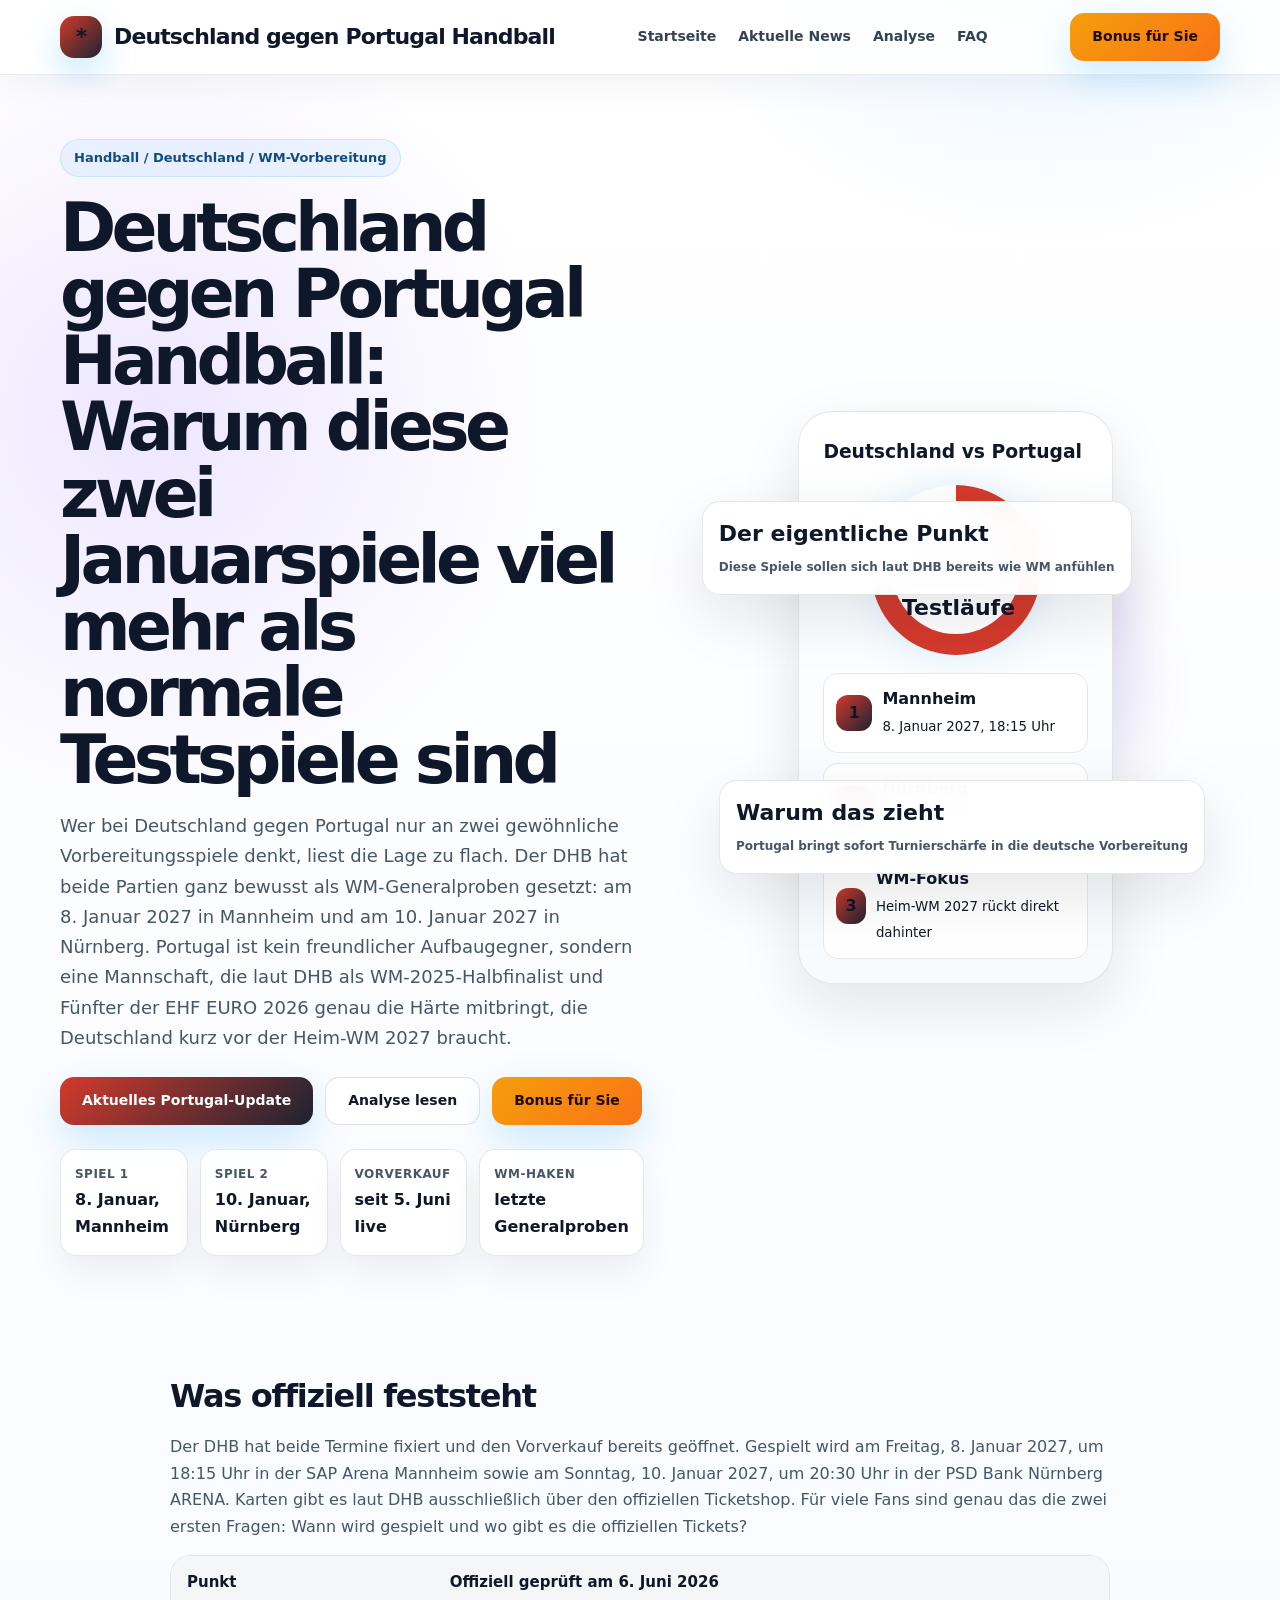
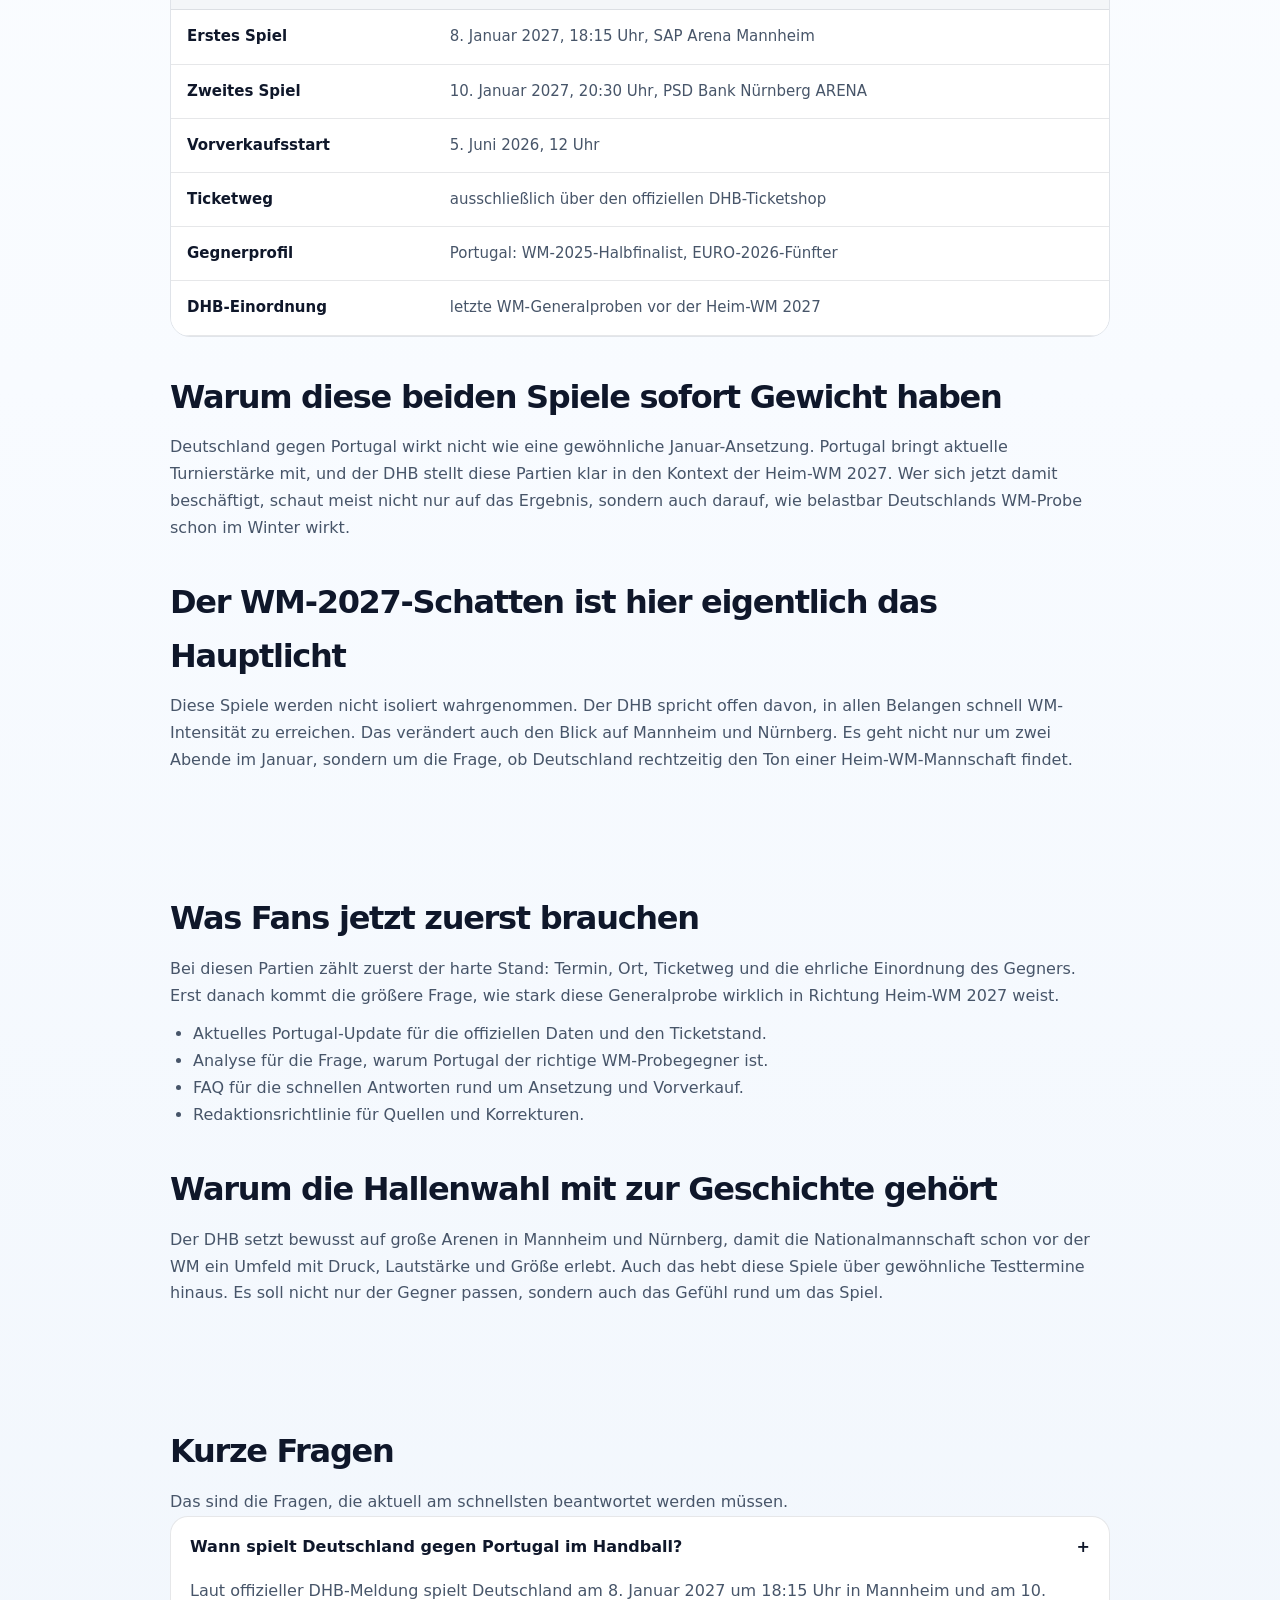
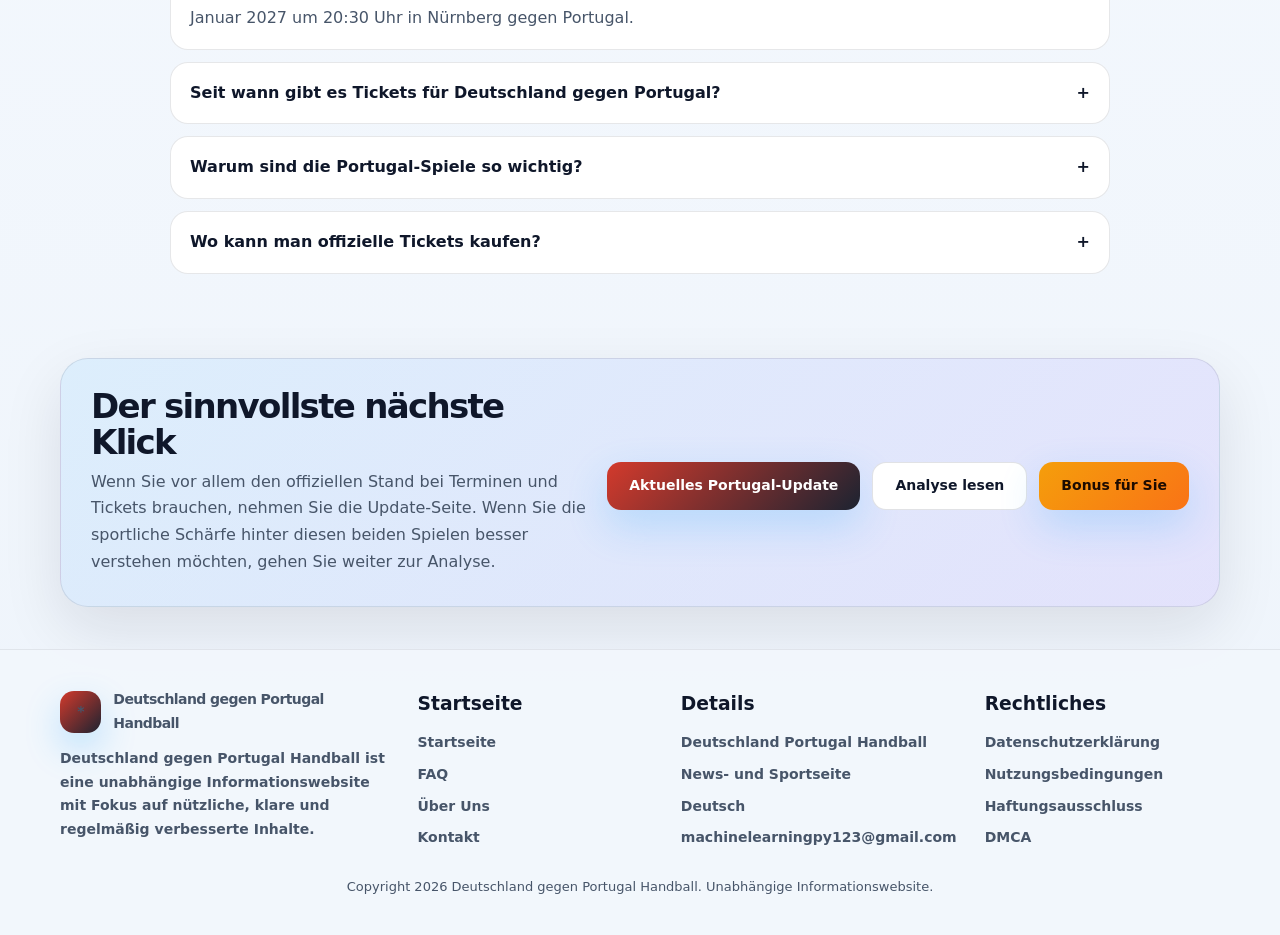
<file: index.html>
<!DOCTYPE html><html lang="de" dir="ltr"><head><meta charset="UTF-8" /><meta name="viewport" content="width=device-width, initial-scale=1.0" />
  <meta name="google-site-verification" content="zPeMqoo2h3M_oqIertTkiu1rAj5quQBwW_J42bXbuFM" /><title>Deutschland gegen Portugal Handball | Termine, Tickets und WM-Druck vor Januar 2027</title><meta name="description" content="Verfolgen Sie Deutschland gegen Portugal Handball mit den offiziellen Januar-Terminen, Ticketinfos und dem klaren WM-2027-Kontext rund um Mannheim und Nürnberg." /><meta name="robots" content="index, follow, max-image-preview:large" /><link rel="canonical" href="https://machinelearningpy123.github.io/deutschland-portugal-handball/" /><meta property="og:title" content="Deutschland gegen Portugal Handball | Termine, Tickets und WM-Druck vor Januar 2027" /><meta property="og:description" content="Verfolgen Sie Deutschland gegen Portugal Handball mit den offiziellen Januar-Terminen, Ticketinfos und dem klaren WM-2027-Kontext rund um Mannheim und Nürnberg." /><meta property="og:type" content="website" /><meta property="og:url" content="https://machinelearningpy123.github.io/deutschland-portugal-handball/" /><meta property="og:image" content="https://machinelearningpy123.github.io/deutschland-portugal-handball/assets/cover.svg" /><meta name="twitter:card" content="summary_large_image" /><meta name="twitter:image" content="https://machinelearningpy123.github.io/deutschland-portugal-handball/assets/cover.svg" /><link rel="stylesheet" href="assets/style.css" /></head><body><header class="header"><div class="container nav"><a class="brand" href="index.html"><span class="logo">*</span><span>Deutschland gegen Portugal Handball</span></a><nav class="links" id="siteLinks"><a href="index.html">Startseite</a><a href="pages/latest-news.html">Aktuelle News</a><a href="pages/analysis.html">Analyse</a><a href="pages/faq.html">FAQ</a></nav><a class="btn bonus" href="https://www.effectivecpmnetwork.com/j9f627innq?key=be46e17df9e34aa3b5b8e77e88a34740" target="_blank" rel="noopener noreferrer">Bonus für Sie</a><button type="button" class="mobile" aria-label="Menü umschalten" aria-expanded="false" aria-controls="siteLinks">Menü</button></div></header><main>
<section class='hero'><div class='container hero-grid'><div><div class='kicker'>Handball / Deutschland / WM-Vorbereitung</div><h1>Deutschland gegen Portugal Handball: Warum diese zwei Januarspiele viel mehr als normale Testspiele sind</h1><p>Wer bei Deutschland gegen Portugal nur an zwei gewöhnliche Vorbereitungsspiele denkt, liest die Lage zu flach. Der DHB hat beide Partien ganz bewusst als WM-Generalproben gesetzt: am 8. Januar 2027 in Mannheim und am 10. Januar 2027 in Nürnberg. Portugal ist kein freundlicher Aufbaugegner, sondern eine Mannschaft, die laut DHB als WM-2025-Halbfinalist und Fünfter der EHF EURO 2026 genau die Härte mitbringt, die Deutschland kurz vor der Heim-WM 2027 braucht.</p><div class='hero-actions'><a class='btn' href='pages/latest-news.html'>Aktuelles Portugal-Update</a><a class='btn secondary' href='pages/analysis.html'>Analyse lesen</a><a class='btn bonus' href='https://www.effectivecpmnetwork.com/j9f627innq?key=be46e17df9e34aa3b5b8e77e88a34740' target='_blank' rel='noopener noreferrer'>Bonus für Sie</a></div><div class='quick-info'><div class='info-card'><small>Spiel 1</small><strong>8. Januar, Mannheim</strong></div><div class='info-card'><small>Spiel 2</small><strong>10. Januar, Nürnberg</strong></div><div class='info-card'><small>Vorverkauf</small><strong>seit 5. Juni live</strong></div><div class='info-card'><small>WM-Haken</small><strong>letzte Generalproben</strong></div></div></div><div class='visual'><div class='float one'><strong>Der eigentliche Punkt</strong><span>Diese Spiele sollen sich laut DHB bereits wie WM anfühlen</span></div><div class='mockup'><h3>Deutschland vs Portugal</h3><div class='mockup-ring'><span>Keine lockeren Testläufe</span></div><div class='mock-row'><span class='mock-ico'>1</span><div><b>Mannheim</b><br><small>8. Januar 2027, 18:15 Uhr</small></div></div><div class='mock-row'><span class='mock-ico'>2</span><div><b>Nürnberg</b><br><small>10. Januar 2027, 20:30 Uhr</small></div></div><div class='mock-row'><span class='mock-ico'>3</span><div><b>WM-Fokus</b><br><small>Heim-WM 2027 rückt direkt dahinter</small></div></div></div><div class='float two'><strong>Warum das zieht</strong><span>Portugal bringt sofort Turnierschärfe in die deutsche Vorbereitung</span></div></div></div></section>
<section class='section' id='lage'><div class='container article'><h2>Was offiziell feststeht</h2><p>Der DHB hat beide Termine fixiert und den Vorverkauf bereits geöffnet. Gespielt wird am Freitag, 8. Januar 2027, um 18:15 Uhr in der SAP Arena Mannheim sowie am Sonntag, 10. Januar 2027, um 20:30 Uhr in der PSD Bank Nürnberg ARENA. Karten gibt es laut DHB ausschließlich über den offiziellen Ticketshop. Für viele Fans sind genau das die zwei ersten Fragen: Wann wird gespielt und wo gibt es die offiziellen Tickets?</p><div class='table-wrap'><table><tr><th>Punkt</th><th>Offiziell geprüft am 6. Juni 2026</th></tr><tr><td>Erstes Spiel</td><td>8. Januar 2027, 18:15 Uhr, SAP Arena Mannheim</td></tr><tr><td>Zweites Spiel</td><td>10. Januar 2027, 20:30 Uhr, PSD Bank Nürnberg ARENA</td></tr><tr><td>Vorverkaufsstart</td><td>5. Juni 2026, 12 Uhr</td></tr><tr><td>Ticketweg</td><td>ausschließlich über den offiziellen DHB-Ticketshop</td></tr><tr><td>Gegnerprofil</td><td>Portugal: WM-2025-Halbfinalist, EURO-2026-Fünfter</td></tr><tr><td>DHB-Einordnung</td><td>letzte WM-Generalproben vor der Heim-WM 2027</td></tr></table></div><h2>Warum diese beiden Spiele sofort Gewicht haben</h2><p>Deutschland gegen Portugal wirkt nicht wie eine gewöhnliche Januar-Ansetzung. Portugal bringt aktuelle Turnierstärke mit, und der DHB stellt diese Partien klar in den Kontext der Heim-WM 2027. Wer sich jetzt damit beschäftigt, schaut meist nicht nur auf das Ergebnis, sondern auch darauf, wie belastbar Deutschlands WM-Probe schon im Winter wirkt.</p><h2>Der WM-2027-Schatten ist hier eigentlich das Hauptlicht</h2><p>Diese Spiele werden nicht isoliert wahrgenommen. Der DHB spricht offen davon, in allen Belangen schnell WM-Intensität zu erreichen. Das verändert auch den Blick auf Mannheim und Nürnberg. Es geht nicht nur um zwei Abende im Januar, sondern um die Frage, ob Deutschland rechtzeitig den Ton einer Heim-WM-Mannschaft findet.</p></div></section>
<section class='section'><div class='container article'><h2>Was Fans jetzt zuerst brauchen</h2><p>Bei diesen Partien zählt zuerst der harte Stand: Termin, Ort, Ticketweg und die ehrliche Einordnung des Gegners. Erst danach kommt die größere Frage, wie stark diese Generalprobe wirklich in Richtung Heim-WM 2027 weist.</p><ul><li><a href='pages/latest-news.html'>Aktuelles Portugal-Update</a> für die offiziellen Daten und den Ticketstand.</li><li><a href='pages/analysis.html'>Analyse</a> für die Frage, warum Portugal der richtige WM-Probegegner ist.</li><li><a href='pages/faq.html'>FAQ</a> für die schnellen Antworten rund um Ansetzung und Vorverkauf.</li><li><a href='pages/editorial-policy.html'>Redaktionsrichtlinie</a> für Quellen und Korrekturen.</li></ul><h2>Warum die Hallenwahl mit zur Geschichte gehört</h2><p>Der DHB setzt bewusst auf große Arenen in Mannheim und Nürnberg, damit die Nationalmannschaft schon vor der WM ein Umfeld mit Druck, Lautstärke und Größe erlebt. Auch das hebt diese Spiele über gewöhnliche Testtermine hinaus. Es soll nicht nur der Gegner passen, sondern auch das Gefühl rund um das Spiel.</p></div></section>
<section class='section'><div class='container article'><h2>Kurze Fragen</h2><p>Das sind die Fragen, die aktuell am schnellsten beantwortet werden müssen.</p><div class='faq'><div class='faq-item active'><div class='faq-q'>Wann spielt Deutschland gegen Portugal im Handball? <span>+</span></div><div class='faq-a'><p>Laut offizieller DHB-Meldung spielt Deutschland am 8. Januar 2027 um 18:15 Uhr in Mannheim und am 10. Januar 2027 um 20:30 Uhr in Nürnberg gegen Portugal.</p></div></div><div class='faq-item'><div class='faq-q'>Seit wann gibt es Tickets für Deutschland gegen Portugal? <span>+</span></div><div class='faq-a'><p>Der offizielle Vorverkauf begann laut DHB am 5. Juni 2026 um 12 Uhr über den Ticketshop des Deutschen Handballbundes.</p></div></div><div class='faq-item'><div class='faq-q'>Warum sind die Portugal-Spiele so wichtig? <span>+</span></div><div class='faq-a'><p>Der DHB beschreibt sie als WM-Generalproben vor der Heim-Weltmeisterschaft 2027. Portugal gilt dabei als Top-Gegner mit hoher Turniernähe.</p></div></div><div class='faq-item'><div class='faq-q'>Wo kann man offizielle Tickets kaufen? <span>+</span></div><div class='faq-a'><p>Laut DHB sind Karten ausschließlich über den offiziellen Ticketshop des Deutschen Handballbundes via dhb.de/tickets erhältlich.</p></div></div></div></div></section>
<section class='section'><div class='container'><div class='cta'><div><h2>Der sinnvollste nächste Klick</h2><p>Wenn Sie vor allem den offiziellen Stand bei Terminen und Tickets brauchen, nehmen Sie die Update-Seite. Wenn Sie die sportliche Schärfe hinter diesen beiden Spielen besser verstehen möchten, gehen Sie weiter zur Analyse.</p></div><div class='hero-actions'><a class='btn' href='pages/latest-news.html'>Aktuelles Portugal-Update</a><a class='btn secondary' href='pages/analysis.html'>Analyse lesen</a><a class='btn bonus' href='https://www.effectivecpmnetwork.com/j9f627innq?key=be46e17df9e34aa3b5b8e77e88a34740' target='_blank' rel='noopener noreferrer'>Bonus für Sie</a></div></div></div></section>
</main><footer class="footer"><div class="container footer-grid"><div><a class="brand" href="index.html"><span class="logo">*</span><span>Deutschland gegen Portugal Handball</span></a><p style="margin-top:12px">Deutschland gegen Portugal Handball ist eine unabhängige Informationswebsite mit Fokus auf nützliche, klare und regelmäßig verbesserte Inhalte.</p></div><div><h3>Startseite</h3><ul><li><a href="index.html">Startseite</a></li><li><a href="pages/faq.html">FAQ</a></li><li><a href="pages/about-us.html">Über Uns</a></li><li><a href="pages/contact-us.html">Kontakt</a></li></ul></div><div><h3>Details</h3><ul><li>Deutschland Portugal Handball</li><li>News- und Sportseite</li><li>Deutsch</li><li><a href="mailto:machinelearningpy123@gmail.com">machinelearningpy123@gmail.com</a></li></ul></div><div><h3>Rechtliches</h3><ul><li><a href="pages/privacy-policy.html">Datenschutzerklärung</a></li><li><a href="pages/terms-and-conditions.html">Nutzungsbedingungen</a></li><li><a href="pages/disclaimer.html">Haftungsausschluss</a></li><li><a href="pages/dmca.html">DMCA</a></li></ul></div></div><div class="container copy">Copyright 2026 Deutschland gegen Portugal Handball. Unabhängige Informationswebsite.</div></footer><script type="application/ld+json">
{
  "@context": "https://schema.org",
  "@type": "WebSite",
  "@id": "https://machinelearningpy123.github.io/deutschland-portugal-handball/#website",
  "name": "Deutschland gegen Portugal Handball",
  "url": "https://machinelearningpy123.github.io/deutschland-portugal-handball/",
  "description": "Deutschland gegen Portugal Handball bündelt aktuelle Infos, Einordnung und Folgeseiten rund um Deutschland Portugal Handball.",
  "inLanguage": "de",
  "publisher": {
    "@id": "https://machinelearningpy123.github.io/deutschland-portugal-handball/#organization"
  }
}
</script>
<script type="application/ld+json">
{
  "@context": "https://schema.org",
  "@type": "Organization",
  "@id": "https://machinelearningpy123.github.io/deutschland-portugal-handball/#organization",
  "name": "Deutschland gegen Portugal Handball",
  "url": "https://machinelearningpy123.github.io/deutschland-portugal-handball/",
  "email": "machinelearningpy123@gmail.com",
  "contactPoint": [
    {
      "@type": "ContactPoint",
      "email": "machinelearningpy123@gmail.com",
      "contactType": "editorial"
    }
  ],
  "publishingPrinciples": "https://machinelearningpy123.github.io/deutschland-portugal-handball/pages/editorial-policy.html"
}
</script>
<script type="application/ld+json">
{
  "@context": "https://schema.org",
  "@type": "BreadcrumbList",
  "itemListElement": [
    {
      "@type": "ListItem",
      "position": 1,
      "name": "Startseite",
      "item": "https://machinelearningpy123.github.io/deutschland-portugal-handball/"
    }
  ]
}
</script>
<script type="application/ld+json">
{
  "@context": "https://schema.org",
  "@type": "CollectionPage",
  "@id": "https://machinelearningpy123.github.io/deutschland-portugal-handball/#webpage",
  "url": "https://machinelearningpy123.github.io/deutschland-portugal-handball/",
  "name": "Deutschland gegen Portugal Handball: Warum diese zwei Januarspiele viel mehr als normale Testspiele sind",
  "description": "Verfolgen Sie Deutschland gegen Portugal Handball mit den offiziellen Januar-Terminen, Ticketinfos und dem klaren WM-2027-Kontext rund um Mannheim und Nürnberg.",
  "isPartOf": {
    "@id": "https://machinelearningpy123.github.io/deutschland-portugal-handball/#website"
  },
  "inLanguage": "de",
  "about": {
    "@type": "Thing",
    "name": "Deutschland Portugal Handball"
  },
  "hasPart": [
    {
      "@type": "WebPage",
      "name": "Aktuelle Deutschland gegen Portugal Handball News",
      "url": "https://machinelearningpy123.github.io/deutschland-portugal-handball/pages/latest-news.html"
    },
    {
      "@type": "WebPage",
      "name": "Warum diese Spiele sich schon wie WM anfühlen sollen",
      "url": "https://machinelearningpy123.github.io/deutschland-portugal-handball/pages/analysis.html"
    },
    {
      "@type": "WebPage",
      "name": "Redaktionsrichtlinie",
      "url": "https://machinelearningpy123.github.io/deutschland-portugal-handball/pages/editorial-policy.html"
    },
    {
      "@type": "WebPage",
      "name": "Deutschland gegen Portugal Handball FAQ",
      "url": "https://machinelearningpy123.github.io/deutschland-portugal-handball/pages/faq.html"
    },
    {
      "@type": "WebPage",
      "name": "Über Uns",
      "url": "https://machinelearningpy123.github.io/deutschland-portugal-handball/pages/about-us.html"
    },
    {
      "@type": "WebPage",
      "name": "Kontakt",
      "url": "https://machinelearningpy123.github.io/deutschland-portugal-handball/pages/contact-us.html"
    }
  ]
}
</script><script src="assets/script.js"></script></body></html>
</file>
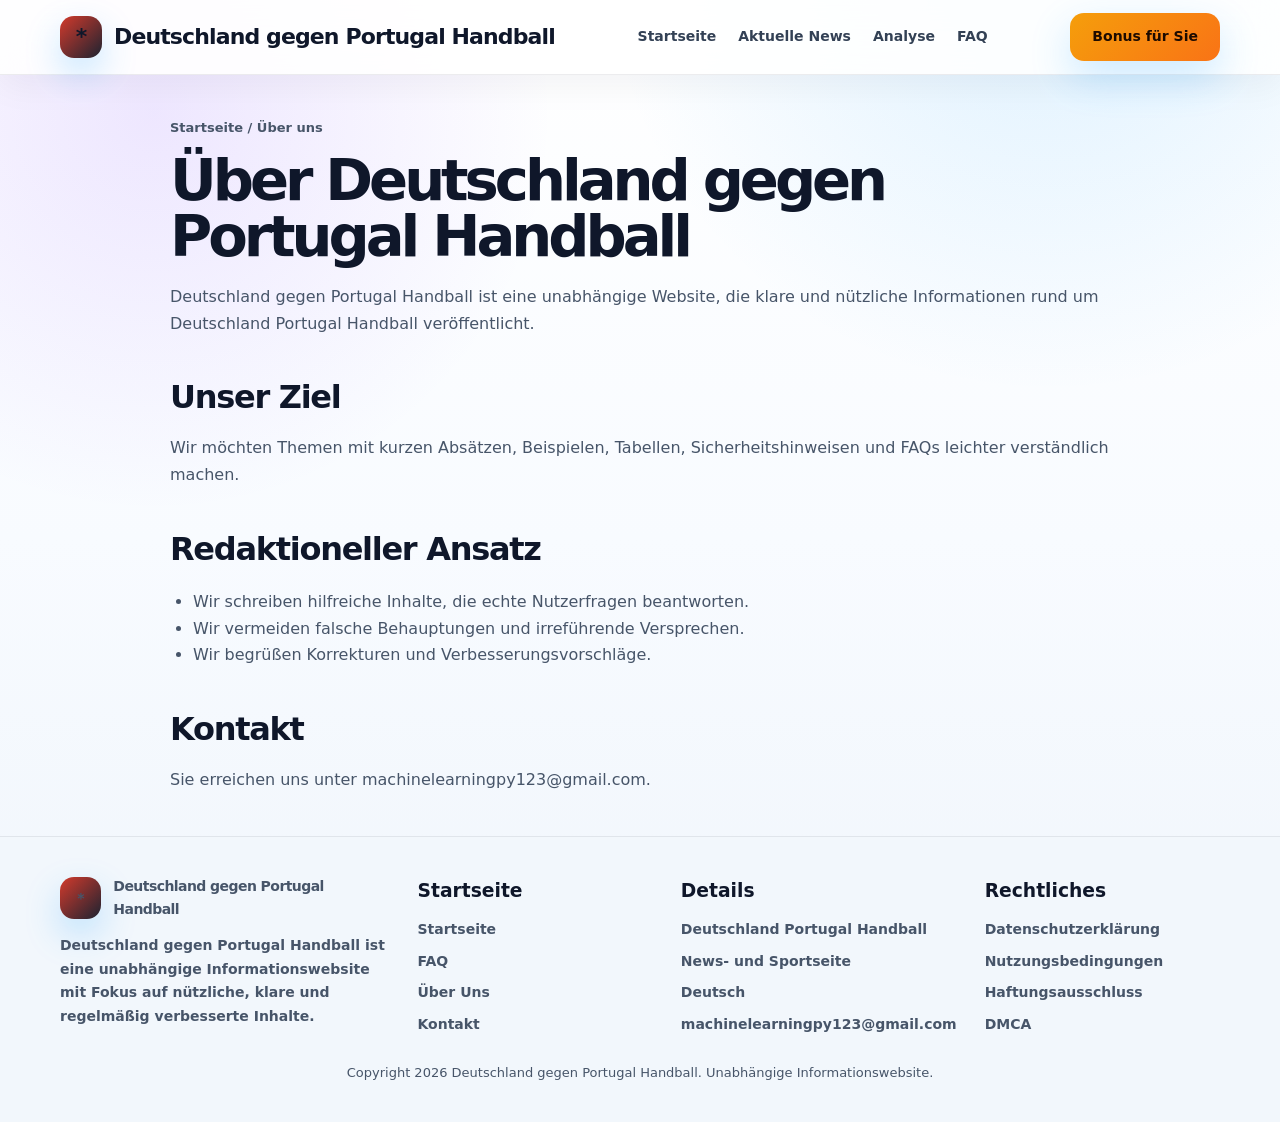
<file: pages/about-us.html>
<!DOCTYPE html><html lang="de" dir="ltr"><head><meta charset="UTF-8" /><meta name="viewport" content="width=device-width, initial-scale=1.0" />
  <meta name="google-site-verification" content="zPeMqoo2h3M_oqIertTkiu1rAj5quQBwW_J42bXbuFM" /><title>Über Uns | Deutschland gegen Portugal Handball</title><meta name="description" content="Erfahren Sie mehr über Deutschland gegen Portugal Handball, unsere Mission, den redaktionellen Ansatz und unsere Inhaltsstandards." /><meta name="robots" content="index, follow, max-image-preview:large" /><link rel="canonical" href="https://machinelearningpy123.github.io/deutschland-portugal-handball/pages/about-us.html" /><meta property="og:title" content="Über Uns | Deutschland gegen Portugal Handball" /><meta property="og:description" content="Erfahren Sie mehr über Deutschland gegen Portugal Handball, unsere Mission, den redaktionellen Ansatz und unsere Inhaltsstandards." /><meta property="og:type" content="website" /><meta property="og:url" content="https://machinelearningpy123.github.io/deutschland-portugal-handball/pages/about-us.html" /><meta property="og:image" content="https://machinelearningpy123.github.io/deutschland-portugal-handball/assets/cover.svg" /><meta name="twitter:card" content="summary_large_image" /><meta name="twitter:image" content="https://machinelearningpy123.github.io/deutschland-portugal-handball/assets/cover.svg" /><link rel="stylesheet" href="../assets/style.css" /></head><body><header class="header"><div class="container nav"><a class="brand" href="../index.html"><span class="logo">*</span><span>Deutschland gegen Portugal Handball</span></a><nav class="links" id="siteLinks"><a href="../index.html">Startseite</a><a href="../pages/latest-news.html">Aktuelle News</a><a href="../pages/analysis.html">Analyse</a><a href="../pages/faq.html">FAQ</a></nav><a class="btn bonus" href="https://www.effectivecpmnetwork.com/j9f627innq?key=be46e17df9e34aa3b5b8e77e88a34740" target="_blank" rel="noopener noreferrer">Bonus für Sie</a><button type="button" class="mobile" aria-label="Menü umschalten" aria-expanded="false" aria-controls="siteLinks">Menü</button></div></header><main class="section"><div class="container article"><div class="breadcrumb"><a href="../index.html">Startseite</a> / Über uns</div><h1>Über Deutschland gegen Portugal Handball</h1><p>Deutschland gegen Portugal Handball ist eine unabhängige Website, die klare und nützliche Informationen rund um Deutschland Portugal Handball veröffentlicht.</p><h2>Unser Ziel</h2><p>Wir möchten Themen mit kurzen Absätzen, Beispielen, Tabellen, Sicherheitshinweisen und FAQs leichter verständlich machen.</p><h2>Redaktioneller Ansatz</h2><ul><li>Wir schreiben hilfreiche Inhalte, die echte Nutzerfragen beantworten.</li><li>Wir vermeiden falsche Behauptungen und irreführende Versprechen.</li><li>Wir begrüßen Korrekturen und Verbesserungsvorschläge.</li></ul><h2>Kontakt</h2><p>Sie erreichen uns unter <a href="mailto:machinelearningpy123@gmail.com">machinelearningpy123@gmail.com</a>.</p></div></main><footer class="footer"><div class="container footer-grid"><div><a class="brand" href="../index.html"><span class="logo">*</span><span>Deutschland gegen Portugal Handball</span></a><p style="margin-top:12px">Deutschland gegen Portugal Handball ist eine unabhängige Informationswebsite mit Fokus auf nützliche, klare und regelmäßig verbesserte Inhalte.</p></div><div><h3>Startseite</h3><ul><li><a href="../index.html">Startseite</a></li><li><a href="../pages/faq.html">FAQ</a></li><li><a href="../pages/about-us.html">Über Uns</a></li><li><a href="../pages/contact-us.html">Kontakt</a></li></ul></div><div><h3>Details</h3><ul><li>Deutschland Portugal Handball</li><li>News- und Sportseite</li><li>Deutsch</li><li><a href="mailto:machinelearningpy123@gmail.com">machinelearningpy123@gmail.com</a></li></ul></div><div><h3>Rechtliches</h3><ul><li><a href="../pages/privacy-policy.html">Datenschutzerklärung</a></li><li><a href="../pages/terms-and-conditions.html">Nutzungsbedingungen</a></li><li><a href="../pages/disclaimer.html">Haftungsausschluss</a></li><li><a href="../pages/dmca.html">DMCA</a></li></ul></div></div><div class="container copy">Copyright 2026 Deutschland gegen Portugal Handball. Unabhängige Informationswebsite.</div></footer><script type="application/ld+json">
{
  "@context": "https://schema.org",
  "@type": "WebSite",
  "@id": "https://machinelearningpy123.github.io/deutschland-portugal-handball/#website",
  "name": "Deutschland gegen Portugal Handball",
  "url": "https://machinelearningpy123.github.io/deutschland-portugal-handball/",
  "description": "Deutschland gegen Portugal Handball bündelt aktuelle Infos, Einordnung und Folgeseiten rund um Deutschland Portugal Handball.",
  "inLanguage": "de",
  "publisher": {
    "@id": "https://machinelearningpy123.github.io/deutschland-portugal-handball/#organization"
  }
}
</script>
<script type="application/ld+json">
{
  "@context": "https://schema.org",
  "@type": "Organization",
  "@id": "https://machinelearningpy123.github.io/deutschland-portugal-handball/#organization",
  "name": "Deutschland gegen Portugal Handball",
  "url": "https://machinelearningpy123.github.io/deutschland-portugal-handball/",
  "email": "machinelearningpy123@gmail.com",
  "contactPoint": [
    {
      "@type": "ContactPoint",
      "email": "machinelearningpy123@gmail.com",
      "contactType": "editorial"
    }
  ],
  "publishingPrinciples": "https://machinelearningpy123.github.io/deutschland-portugal-handball/pages/editorial-policy.html"
}
</script>
<script type="application/ld+json">
{
  "@context": "https://schema.org",
  "@type": "BreadcrumbList",
  "itemListElement": [
    {
      "@type": "ListItem",
      "position": 1,
      "name": "Startseite",
      "item": "https://machinelearningpy123.github.io/deutschland-portugal-handball/"
    },
    {
      "@type": "ListItem",
      "position": 2,
      "name": "Über Uns",
      "item": "https://machinelearningpy123.github.io/deutschland-portugal-handball/pages/about-us.html"
    }
  ]
}
</script>
<script type="application/ld+json">
{
  "@context": "https://schema.org",
  "@type": "AboutPage",
  "@id": "https://machinelearningpy123.github.io/deutschland-portugal-handball/pages/about-us.html#webpage",
  "url": "https://machinelearningpy123.github.io/deutschland-portugal-handball/pages/about-us.html",
  "name": "Über Uns",
  "description": "Erfahren Sie mehr über Deutschland gegen Portugal Handball, unsere Mission, den redaktionellen Ansatz und unsere Inhaltsstandards.",
  "isPartOf": {
    "@id": "https://machinelearningpy123.github.io/deutschland-portugal-handball/#website"
  },
  "inLanguage": "de",
  "about": {
    "@type": "Thing",
    "name": "Deutschland Portugal Handball"
  }
}
</script><script src="../assets/script.js"></script></body></html>
</file>
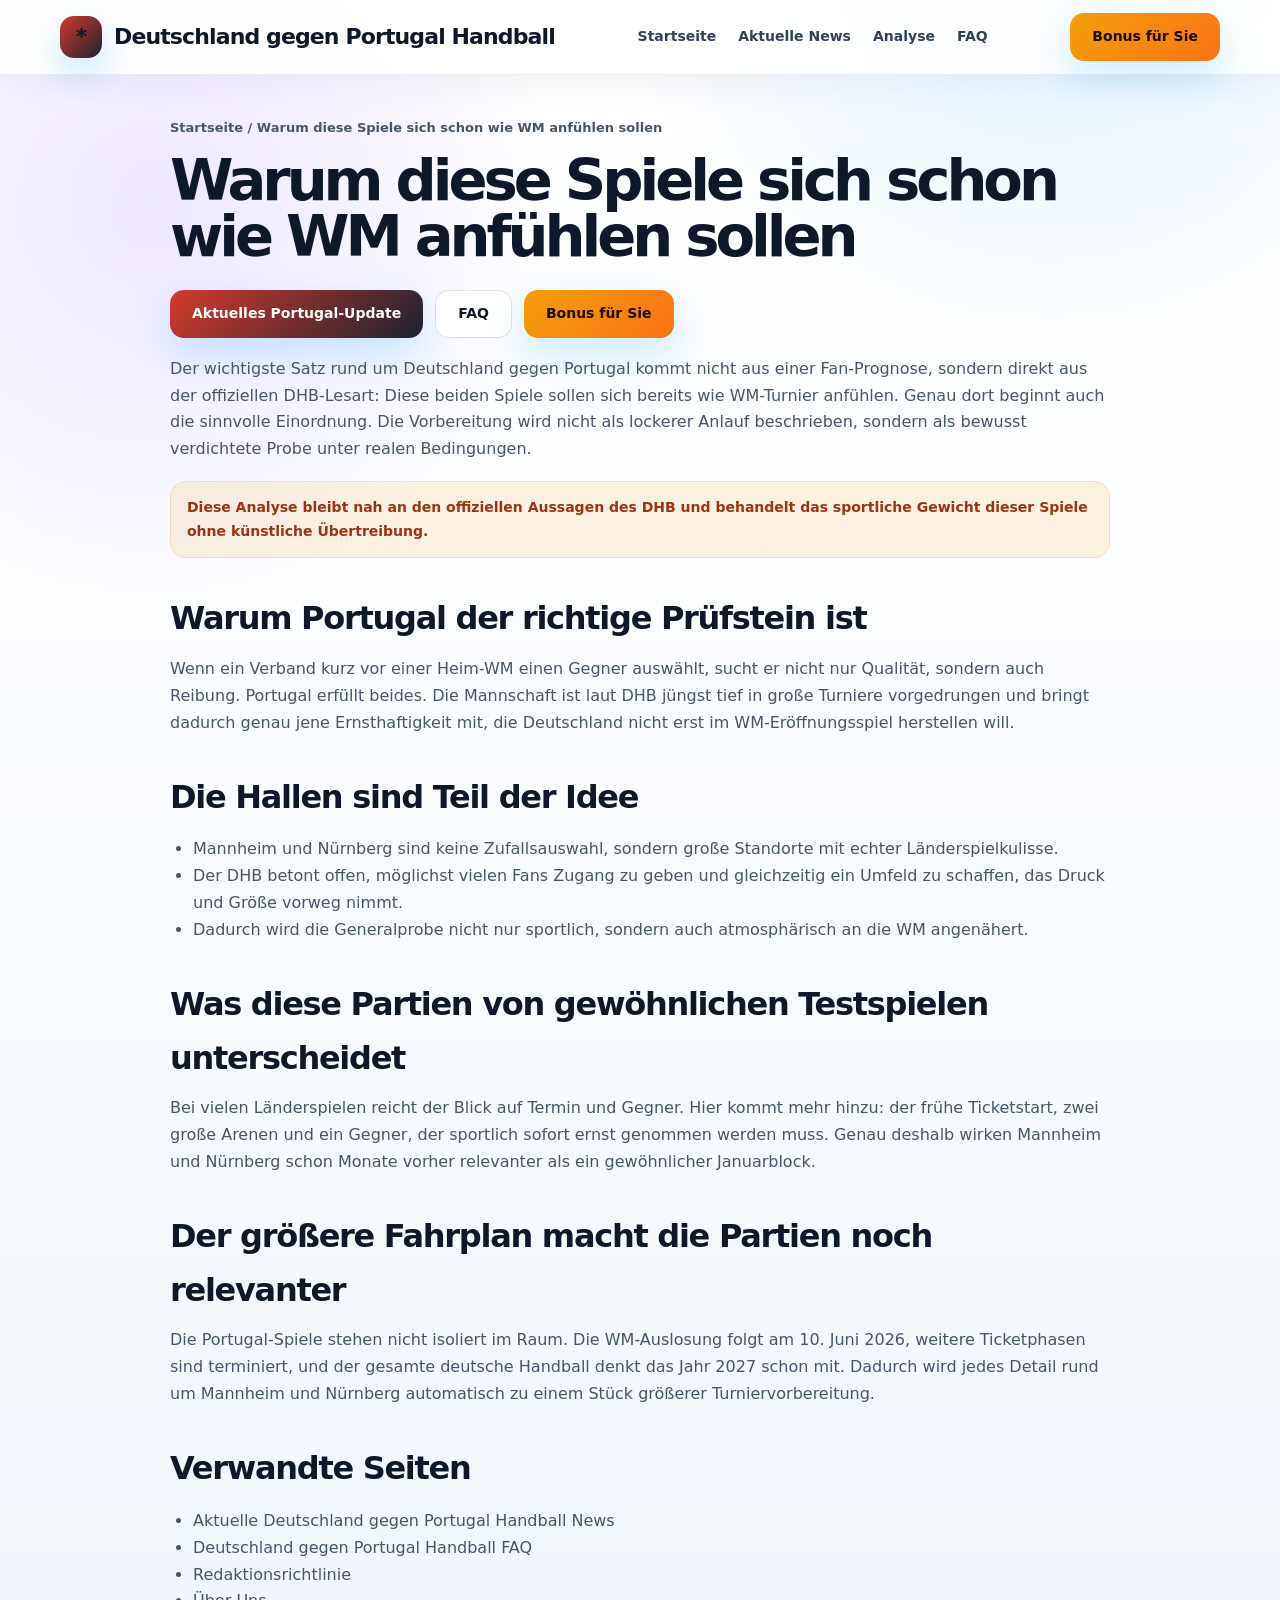
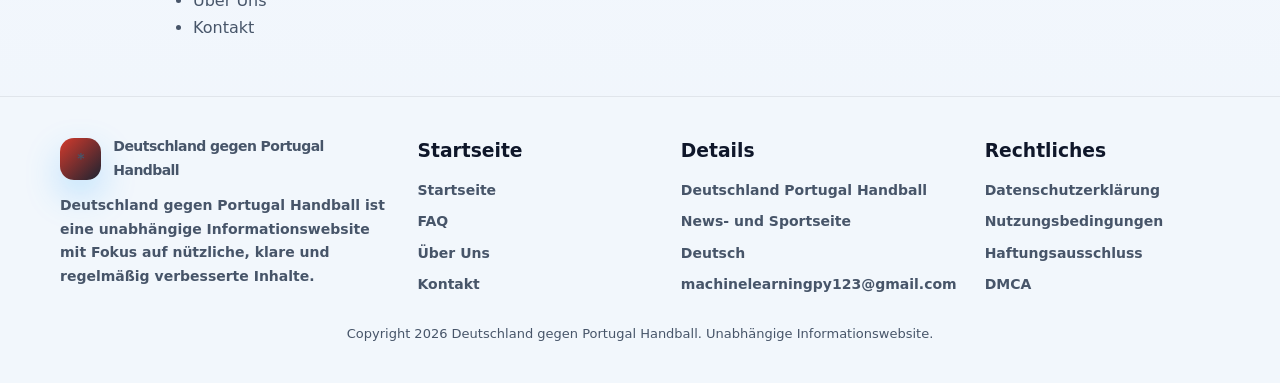
<file: pages/analysis.html>
<!DOCTYPE html><html lang="de" dir="ltr"><head><meta charset="UTF-8" /><meta name="viewport" content="width=device-width, initial-scale=1.0" />
  <meta name="google-site-verification" content="zPeMqoo2h3M_oqIertTkiu1rAj5quQBwW_J42bXbuFM" /><title>Deutschland gegen Portugal Handball Analyse | Warum diese Spiele sich schon wie WM anfühlen sollen</title><meta name="description" content="Eine klare Einordnung der Portugal-Spiele als WM-Generalprobe, der Hallenwahl und der Frage, warum der DHB genau jetzt auf diesen Gegner setzt." /><meta name="robots" content="index, follow, max-image-preview:large" /><link rel="canonical" href="https://machinelearningpy123.github.io/deutschland-portugal-handball/pages/analysis.html" /><meta property="og:title" content="Deutschland gegen Portugal Handball Analyse | Warum diese Spiele sich schon wie WM anfühlen sollen" /><meta property="og:description" content="Eine klare Einordnung der Portugal-Spiele als WM-Generalprobe, der Hallenwahl und der Frage, warum der DHB genau jetzt auf diesen Gegner setzt." /><meta property="og:type" content="article" /><meta property="og:url" content="https://machinelearningpy123.github.io/deutschland-portugal-handball/pages/analysis.html" /><meta property="og:image" content="https://machinelearningpy123.github.io/deutschland-portugal-handball/assets/cover.svg" /><meta name="twitter:card" content="summary_large_image" /><meta name="twitter:image" content="https://machinelearningpy123.github.io/deutschland-portugal-handball/assets/cover.svg" /><link rel="stylesheet" href="../assets/style.css" /></head><body><header class="header"><div class="container nav"><a class="brand" href="../index.html"><span class="logo">*</span><span>Deutschland gegen Portugal Handball</span></a><nav class="links" id="siteLinks"><a href="../index.html">Startseite</a><a href="../pages/latest-news.html">Aktuelle News</a><a href="../pages/analysis.html">Analyse</a><a href="../pages/faq.html">FAQ</a></nav><a class="btn bonus" href="https://www.effectivecpmnetwork.com/j9f627innq?key=be46e17df9e34aa3b5b8e77e88a34740" target="_blank" rel="noopener noreferrer">Bonus für Sie</a><button type="button" class="mobile" aria-label="Menü umschalten" aria-expanded="false" aria-controls="siteLinks">Menü</button></div></header><main class='section'><div class='container article'><div class='breadcrumb'><a href='../index.html'>Startseite</a> / Warum diese Spiele sich schon wie WM anfühlen sollen</div><h1>Warum diese Spiele sich schon wie WM anfühlen sollen</h1><div class='hero-actions'><a class='btn' href='latest-news.html'>Aktuelles Portugal-Update</a><a class='btn secondary' href='faq.html'>FAQ</a><a class='btn bonus' href='https://www.effectivecpmnetwork.com/j9f627innq?key=be46e17df9e34aa3b5b8e77e88a34740' target='_blank' rel='noopener noreferrer'>Bonus für Sie</a></div><p>Der wichtigste Satz rund um Deutschland gegen Portugal kommt nicht aus einer Fan-Prognose, sondern direkt aus der offiziellen DHB-Lesart: Diese beiden Spiele sollen sich bereits wie WM-Turnier anfühlen. Genau dort beginnt auch die sinnvolle Einordnung. Die Vorbereitung wird nicht als lockerer Anlauf beschrieben, sondern als bewusst verdichtete Probe unter realen Bedingungen.</p><div class='notice'>Diese Analyse bleibt nah an den offiziellen Aussagen des DHB und behandelt das sportliche Gewicht dieser Spiele ohne künstliche Übertreibung.</div><h2>Warum Portugal der richtige Prüfstein ist</h2><p>Wenn ein Verband kurz vor einer Heim-WM einen Gegner auswählt, sucht er nicht nur Qualität, sondern auch Reibung. Portugal erfüllt beides. Die Mannschaft ist laut DHB jüngst tief in große Turniere vorgedrungen und bringt dadurch genau jene Ernsthaftigkeit mit, die Deutschland nicht erst im WM-Eröffnungsspiel herstellen will.</p><h2>Die Hallen sind Teil der Idee</h2><ul><li>Mannheim und Nürnberg sind keine Zufallsauswahl, sondern große Standorte mit echter Länderspielkulisse.</li><li>Der DHB betont offen, möglichst vielen Fans Zugang zu geben und gleichzeitig ein Umfeld zu schaffen, das Druck und Größe vorweg nimmt.</li><li>Dadurch wird die Generalprobe nicht nur sportlich, sondern auch atmosphärisch an die WM angenähert.</li></ul><h2>Was diese Partien von gewöhnlichen Testspielen unterscheidet</h2><p>Bei vielen Länderspielen reicht der Blick auf Termin und Gegner. Hier kommt mehr hinzu: der frühe Ticketstart, zwei große Arenen und ein Gegner, der sportlich sofort ernst genommen werden muss. Genau deshalb wirken Mannheim und Nürnberg schon Monate vorher relevanter als ein gewöhnlicher Januarblock.</p><h2>Der größere Fahrplan macht die Partien noch relevanter</h2><p>Die Portugal-Spiele stehen nicht isoliert im Raum. Die WM-Auslosung folgt am 10. Juni 2026, weitere Ticketphasen sind terminiert, und der gesamte deutsche Handball denkt das Jahr 2027 schon mit. Dadurch wird jedes Detail rund um Mannheim und Nürnberg automatisch zu einem Stück größerer Turniervorbereitung.</p><h2>Verwandte Seiten</h2><ul><li><a href='latest-news.html'>Aktuelle Deutschland gegen Portugal Handball News</a></li><li><a href='faq.html'>Deutschland gegen Portugal Handball FAQ</a></li><li><a href='editorial-policy.html'>Redaktionsrichtlinie</a></li><li><a href='about-us.html'>Über Uns</a></li><li><a href='contact-us.html'>Kontakt</a></li></ul></div></main><footer class="footer"><div class="container footer-grid"><div><a class="brand" href="../index.html"><span class="logo">*</span><span>Deutschland gegen Portugal Handball</span></a><p style="margin-top:12px">Deutschland gegen Portugal Handball ist eine unabhängige Informationswebsite mit Fokus auf nützliche, klare und regelmäßig verbesserte Inhalte.</p></div><div><h3>Startseite</h3><ul><li><a href="../index.html">Startseite</a></li><li><a href="../pages/faq.html">FAQ</a></li><li><a href="../pages/about-us.html">Über Uns</a></li><li><a href="../pages/contact-us.html">Kontakt</a></li></ul></div><div><h3>Details</h3><ul><li>Deutschland Portugal Handball</li><li>News- und Sportseite</li><li>Deutsch</li><li><a href="mailto:machinelearningpy123@gmail.com">machinelearningpy123@gmail.com</a></li></ul></div><div><h3>Rechtliches</h3><ul><li><a href="../pages/privacy-policy.html">Datenschutzerklärung</a></li><li><a href="../pages/terms-and-conditions.html">Nutzungsbedingungen</a></li><li><a href="../pages/disclaimer.html">Haftungsausschluss</a></li><li><a href="../pages/dmca.html">DMCA</a></li></ul></div></div><div class="container copy">Copyright 2026 Deutschland gegen Portugal Handball. Unabhängige Informationswebsite.</div></footer><script type="application/ld+json">
{
  "@context": "https://schema.org",
  "@type": "WebSite",
  "@id": "https://machinelearningpy123.github.io/deutschland-portugal-handball/#website",
  "name": "Deutschland gegen Portugal Handball",
  "url": "https://machinelearningpy123.github.io/deutschland-portugal-handball/",
  "description": "Deutschland gegen Portugal Handball bündelt aktuelle Infos, Einordnung und Folgeseiten rund um Deutschland Portugal Handball.",
  "inLanguage": "de",
  "publisher": {
    "@id": "https://machinelearningpy123.github.io/deutschland-portugal-handball/#organization"
  }
}
</script>
<script type="application/ld+json">
{
  "@context": "https://schema.org",
  "@type": "Organization",
  "@id": "https://machinelearningpy123.github.io/deutschland-portugal-handball/#organization",
  "name": "Deutschland gegen Portugal Handball",
  "url": "https://machinelearningpy123.github.io/deutschland-portugal-handball/",
  "email": "machinelearningpy123@gmail.com",
  "contactPoint": [
    {
      "@type": "ContactPoint",
      "email": "machinelearningpy123@gmail.com",
      "contactType": "editorial"
    }
  ],
  "publishingPrinciples": "https://machinelearningpy123.github.io/deutschland-portugal-handball/pages/editorial-policy.html"
}
</script>
<script type="application/ld+json">
{
  "@context": "https://schema.org",
  "@type": "BreadcrumbList",
  "itemListElement": [
    {
      "@type": "ListItem",
      "position": 1,
      "name": "Startseite",
      "item": "https://machinelearningpy123.github.io/deutschland-portugal-handball/"
    },
    {
      "@type": "ListItem",
      "position": 2,
      "name": "Warum diese Spiele sich schon wie WM anfühlen sollen",
      "item": "https://machinelearningpy123.github.io/deutschland-portugal-handball/pages/analysis.html"
    }
  ]
}
</script>
<script type="application/ld+json">
{
  "@context": "https://schema.org",
  "@type": "WebPage",
  "@id": "https://machinelearningpy123.github.io/deutschland-portugal-handball/pages/analysis.html#webpage",
  "url": "https://machinelearningpy123.github.io/deutschland-portugal-handball/pages/analysis.html",
  "name": "Warum diese Spiele sich schon wie WM anfühlen sollen",
  "description": "Eine klare Einordnung der Portugal-Spiele als WM-Generalprobe, der Hallenwahl und der Frage, warum der DHB genau jetzt auf diesen Gegner setzt.",
  "isPartOf": {
    "@id": "https://machinelearningpy123.github.io/deutschland-portugal-handball/#website"
  },
  "inLanguage": "de",
  "about": {
    "@type": "Thing",
    "name": "Deutschland Portugal Handball"
  }
}
</script>
<script type="application/ld+json">
{
  "@context": "https://schema.org",
  "@type": "NewsArticle",
  "@id": "https://machinelearningpy123.github.io/deutschland-portugal-handball/pages/analysis.html#article",
  "headline": "Warum diese Spiele sich schon wie WM anfühlen sollen",
  "description": "Eine klare Einordnung der Portugal-Spiele als WM-Generalprobe, der Hallenwahl und der Frage, warum der DHB genau jetzt auf diesen Gegner setzt.",
  "author": {
    "@id": "https://machinelearningpy123.github.io/deutschland-portugal-handball/#organization"
  },
  "publisher": {
    "@id": "https://machinelearningpy123.github.io/deutschland-portugal-handball/#organization"
  },
  "datePublished": "2026-06-06T17:29:43Z",
  "dateModified": "2026-06-06T17:29:43Z",
  "mainEntityOfPage": {
    "@id": "https://machinelearningpy123.github.io/deutschland-portugal-handball/pages/analysis.html#webpage"
  },
  "url": "https://machinelearningpy123.github.io/deutschland-portugal-handball/pages/analysis.html",
  "inLanguage": "de",
  "isAccessibleForFree": true,
  "about": {
    "@type": "Thing",
    "name": "Deutschland Portugal Handball"
  },
  "keywords": "deutschland portugal handball",
  "image": [
    "https://machinelearningpy123.github.io/deutschland-portugal-handball/assets/cover.svg"
  ],
  "articleSection": "Analysis"
}
</script><script src="../assets/script.js"></script></body></html>
</file>
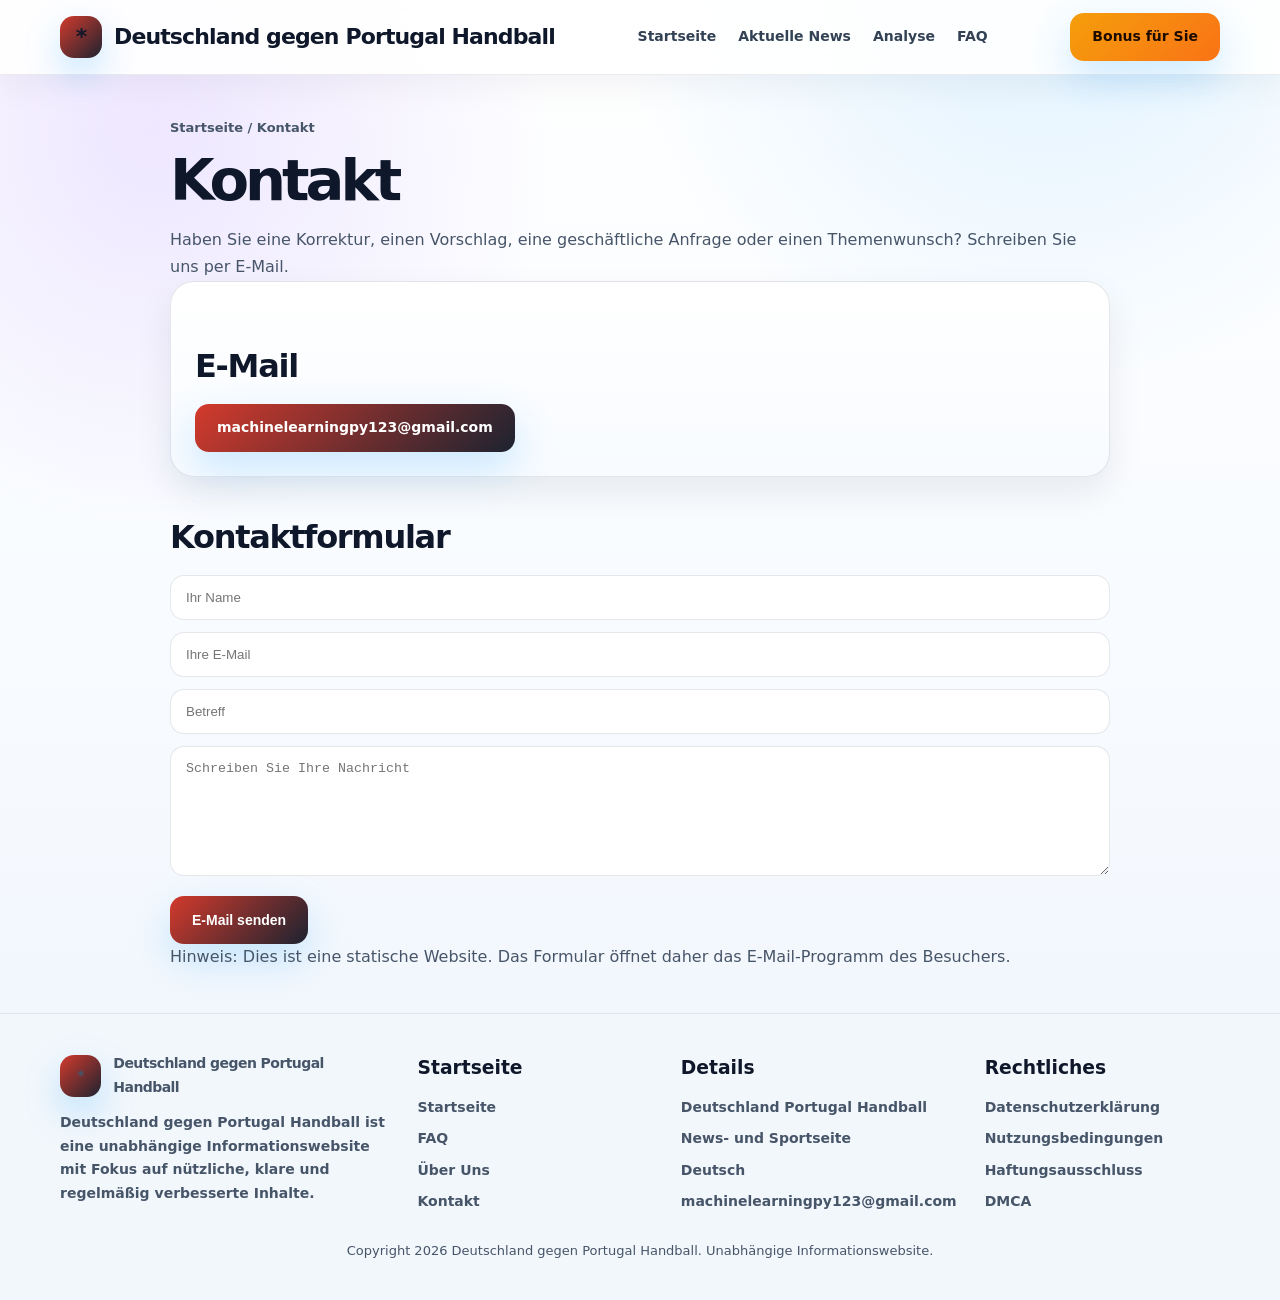
<file: pages/contact-us.html>
<!DOCTYPE html><html lang="de" dir="ltr"><head><meta charset="UTF-8" /><meta name="viewport" content="width=device-width, initial-scale=1.0" />
  <meta name="google-site-verification" content="zPeMqoo2h3M_oqIertTkiu1rAj5quQBwW_J42bXbuFM" /><title>Kontakt | Deutschland gegen Portugal Handball</title><meta name="description" content="Kontaktieren Sie Deutschland gegen Portugal Handball per E-Mail für Korrekturen, Vorschläge, geschäftliche Anfragen und Feedback." /><meta name="robots" content="index, follow, max-image-preview:large" /><link rel="canonical" href="https://machinelearningpy123.github.io/deutschland-portugal-handball/pages/contact-us.html" /><meta property="og:title" content="Kontakt | Deutschland gegen Portugal Handball" /><meta property="og:description" content="Kontaktieren Sie Deutschland gegen Portugal Handball per E-Mail für Korrekturen, Vorschläge, geschäftliche Anfragen und Feedback." /><meta property="og:type" content="website" /><meta property="og:url" content="https://machinelearningpy123.github.io/deutschland-portugal-handball/pages/contact-us.html" /><meta property="og:image" content="https://machinelearningpy123.github.io/deutschland-portugal-handball/assets/cover.svg" /><meta name="twitter:card" content="summary_large_image" /><meta name="twitter:image" content="https://machinelearningpy123.github.io/deutschland-portugal-handball/assets/cover.svg" /><link rel="stylesheet" href="../assets/style.css" /></head><body><header class="header"><div class="container nav"><a class="brand" href="../index.html"><span class="logo">*</span><span>Deutschland gegen Portugal Handball</span></a><nav class="links" id="siteLinks"><a href="../index.html">Startseite</a><a href="../pages/latest-news.html">Aktuelle News</a><a href="../pages/analysis.html">Analyse</a><a href="../pages/faq.html">FAQ</a></nav><a class="btn bonus" href="https://www.effectivecpmnetwork.com/j9f627innq?key=be46e17df9e34aa3b5b8e77e88a34740" target="_blank" rel="noopener noreferrer">Bonus für Sie</a><button type="button" class="mobile" aria-label="Menü umschalten" aria-expanded="false" aria-controls="siteLinks">Menü</button></div></header><main class="section"><div class="container article"><div class="breadcrumb"><a href="../index.html">Startseite</a> / Kontakt</div><h1>Kontakt</h1><p>Haben Sie eine Korrektur, einen Vorschlag, eine geschäftliche Anfrage oder einen Themenwunsch? Schreiben Sie uns per E-Mail.</p><div class="card"><h2>E-Mail</h2><p><a class="btn" href="mailto:machinelearningpy123@gmail.com">machinelearningpy123@gmail.com</a></p></div><h2>Kontaktformular</h2><form class="contact-form" action="mailto:machinelearningpy123@gmail.com" method="post" enctype="text/plain"><input type="text" name="name" placeholder="Ihr Name" /><input type="email" name="email" placeholder="Ihre E-Mail" /><input type="text" name="subject" placeholder="Betreff" /><textarea name="message" placeholder="Schreiben Sie Ihre Nachricht"></textarea><button class="btn" type="submit">E-Mail senden</button></form><p class="muted">Hinweis: Dies ist eine statische Website. Das Formular öffnet daher das E-Mail-Programm des Besuchers.</p></div></main><footer class="footer"><div class="container footer-grid"><div><a class="brand" href="../index.html"><span class="logo">*</span><span>Deutschland gegen Portugal Handball</span></a><p style="margin-top:12px">Deutschland gegen Portugal Handball ist eine unabhängige Informationswebsite mit Fokus auf nützliche, klare und regelmäßig verbesserte Inhalte.</p></div><div><h3>Startseite</h3><ul><li><a href="../index.html">Startseite</a></li><li><a href="../pages/faq.html">FAQ</a></li><li><a href="../pages/about-us.html">Über Uns</a></li><li><a href="../pages/contact-us.html">Kontakt</a></li></ul></div><div><h3>Details</h3><ul><li>Deutschland Portugal Handball</li><li>News- und Sportseite</li><li>Deutsch</li><li><a href="mailto:machinelearningpy123@gmail.com">machinelearningpy123@gmail.com</a></li></ul></div><div><h3>Rechtliches</h3><ul><li><a href="../pages/privacy-policy.html">Datenschutzerklärung</a></li><li><a href="../pages/terms-and-conditions.html">Nutzungsbedingungen</a></li><li><a href="../pages/disclaimer.html">Haftungsausschluss</a></li><li><a href="../pages/dmca.html">DMCA</a></li></ul></div></div><div class="container copy">Copyright 2026 Deutschland gegen Portugal Handball. Unabhängige Informationswebsite.</div></footer><script type="application/ld+json">
{
  "@context": "https://schema.org",
  "@type": "WebSite",
  "@id": "https://machinelearningpy123.github.io/deutschland-portugal-handball/#website",
  "name": "Deutschland gegen Portugal Handball",
  "url": "https://machinelearningpy123.github.io/deutschland-portugal-handball/",
  "description": "Deutschland gegen Portugal Handball bündelt aktuelle Infos, Einordnung und Folgeseiten rund um Deutschland Portugal Handball.",
  "inLanguage": "de",
  "publisher": {
    "@id": "https://machinelearningpy123.github.io/deutschland-portugal-handball/#organization"
  }
}
</script>
<script type="application/ld+json">
{
  "@context": "https://schema.org",
  "@type": "Organization",
  "@id": "https://machinelearningpy123.github.io/deutschland-portugal-handball/#organization",
  "name": "Deutschland gegen Portugal Handball",
  "url": "https://machinelearningpy123.github.io/deutschland-portugal-handball/",
  "email": "machinelearningpy123@gmail.com",
  "contactPoint": [
    {
      "@type": "ContactPoint",
      "email": "machinelearningpy123@gmail.com",
      "contactType": "editorial"
    }
  ],
  "publishingPrinciples": "https://machinelearningpy123.github.io/deutschland-portugal-handball/pages/editorial-policy.html"
}
</script>
<script type="application/ld+json">
{
  "@context": "https://schema.org",
  "@type": "BreadcrumbList",
  "itemListElement": [
    {
      "@type": "ListItem",
      "position": 1,
      "name": "Startseite",
      "item": "https://machinelearningpy123.github.io/deutschland-portugal-handball/"
    },
    {
      "@type": "ListItem",
      "position": 2,
      "name": "Kontakt",
      "item": "https://machinelearningpy123.github.io/deutschland-portugal-handball/pages/contact-us.html"
    }
  ]
}
</script>
<script type="application/ld+json">
{
  "@context": "https://schema.org",
  "@type": "ContactPage",
  "@id": "https://machinelearningpy123.github.io/deutschland-portugal-handball/pages/contact-us.html#webpage",
  "url": "https://machinelearningpy123.github.io/deutschland-portugal-handball/pages/contact-us.html",
  "name": "Kontakt",
  "description": "Kontaktieren Sie Deutschland gegen Portugal Handball per E-Mail für Korrekturen, Vorschläge, geschäftliche Anfragen und Feedback.",
  "isPartOf": {
    "@id": "https://machinelearningpy123.github.io/deutschland-portugal-handball/#website"
  },
  "inLanguage": "de",
  "about": {
    "@type": "Thing",
    "name": "Deutschland Portugal Handball"
  }
}
</script><script src="../assets/script.js"></script></body></html>
</file>
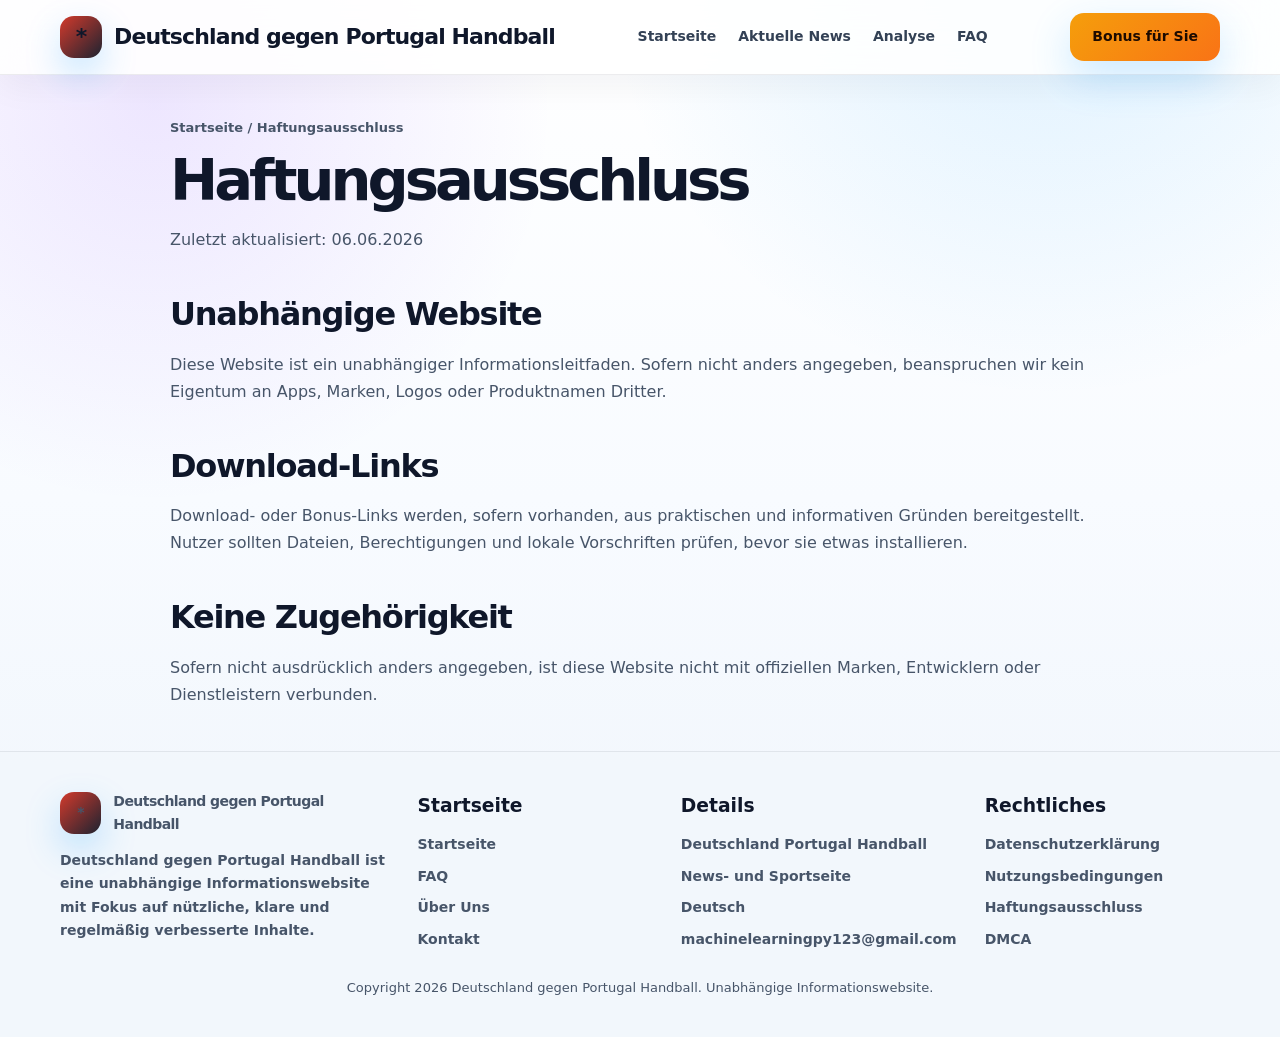
<file: pages/disclaimer.html>
<!DOCTYPE html><html lang="de" dir="ltr"><head><meta charset="UTF-8" /><meta name="viewport" content="width=device-width, initial-scale=1.0" />
  <meta name="google-site-verification" content="zPeMqoo2h3M_oqIertTkiu1rAj5quQBwW_J42bXbuFM" /><title>Haftungsausschluss | Deutschland gegen Portugal Handball</title><meta name="description" content="Wichtiger Haftungsausschluss für Deutschland gegen Portugal Handball." /><meta name="robots" content="index, follow, max-image-preview:large" /><link rel="canonical" href="https://machinelearningpy123.github.io/deutschland-portugal-handball/pages/disclaimer.html" /><meta property="og:title" content="Haftungsausschluss | Deutschland gegen Portugal Handball" /><meta property="og:description" content="Wichtiger Haftungsausschluss für Deutschland gegen Portugal Handball." /><meta property="og:type" content="website" /><meta property="og:url" content="https://machinelearningpy123.github.io/deutschland-portugal-handball/pages/disclaimer.html" /><meta property="og:image" content="https://machinelearningpy123.github.io/deutschland-portugal-handball/assets/cover.svg" /><meta name="twitter:card" content="summary_large_image" /><meta name="twitter:image" content="https://machinelearningpy123.github.io/deutschland-portugal-handball/assets/cover.svg" /><link rel="stylesheet" href="../assets/style.css" /></head><body><header class="header"><div class="container nav"><a class="brand" href="../index.html"><span class="logo">*</span><span>Deutschland gegen Portugal Handball</span></a><nav class="links" id="siteLinks"><a href="../index.html">Startseite</a><a href="../pages/latest-news.html">Aktuelle News</a><a href="../pages/analysis.html">Analyse</a><a href="../pages/faq.html">FAQ</a></nav><a class="btn bonus" href="https://www.effectivecpmnetwork.com/j9f627innq?key=be46e17df9e34aa3b5b8e77e88a34740" target="_blank" rel="noopener noreferrer">Bonus für Sie</a><button type="button" class="mobile" aria-label="Menü umschalten" aria-expanded="false" aria-controls="siteLinks">Menü</button></div></header><main class="section"><div class="container article"><div class="breadcrumb"><a href="../index.html">Startseite</a> / Haftungsausschluss</div><h1>Haftungsausschluss</h1><p>Zuletzt aktualisiert: 06.06.2026</p><h2>Unabhängige Website</h2><p>Diese Website ist ein unabhängiger Informationsleitfaden. Sofern nicht anders angegeben, beanspruchen wir kein Eigentum an Apps, Marken, Logos oder Produktnamen Dritter.</p><h2>Download-Links</h2><p>Download- oder Bonus-Links werden, sofern vorhanden, aus praktischen und informativen Gründen bereitgestellt. Nutzer sollten Dateien, Berechtigungen und lokale Vorschriften prüfen, bevor sie etwas installieren.</p><h2>Keine Zugehörigkeit</h2><p>Sofern nicht ausdrücklich anders angegeben, ist diese Website nicht mit offiziellen Marken, Entwicklern oder Dienstleistern verbunden.</p></div></main><footer class="footer"><div class="container footer-grid"><div><a class="brand" href="../index.html"><span class="logo">*</span><span>Deutschland gegen Portugal Handball</span></a><p style="margin-top:12px">Deutschland gegen Portugal Handball ist eine unabhängige Informationswebsite mit Fokus auf nützliche, klare und regelmäßig verbesserte Inhalte.</p></div><div><h3>Startseite</h3><ul><li><a href="../index.html">Startseite</a></li><li><a href="../pages/faq.html">FAQ</a></li><li><a href="../pages/about-us.html">Über Uns</a></li><li><a href="../pages/contact-us.html">Kontakt</a></li></ul></div><div><h3>Details</h3><ul><li>Deutschland Portugal Handball</li><li>News- und Sportseite</li><li>Deutsch</li><li><a href="mailto:machinelearningpy123@gmail.com">machinelearningpy123@gmail.com</a></li></ul></div><div><h3>Rechtliches</h3><ul><li><a href="../pages/privacy-policy.html">Datenschutzerklärung</a></li><li><a href="../pages/terms-and-conditions.html">Nutzungsbedingungen</a></li><li><a href="../pages/disclaimer.html">Haftungsausschluss</a></li><li><a href="../pages/dmca.html">DMCA</a></li></ul></div></div><div class="container copy">Copyright 2026 Deutschland gegen Portugal Handball. Unabhängige Informationswebsite.</div></footer><script type="application/ld+json">
{
  "@context": "https://schema.org",
  "@type": "WebSite",
  "@id": "https://machinelearningpy123.github.io/deutschland-portugal-handball/#website",
  "name": "Deutschland gegen Portugal Handball",
  "url": "https://machinelearningpy123.github.io/deutschland-portugal-handball/",
  "description": "Deutschland gegen Portugal Handball bündelt aktuelle Infos, Einordnung und Folgeseiten rund um Deutschland Portugal Handball.",
  "inLanguage": "de",
  "publisher": {
    "@id": "https://machinelearningpy123.github.io/deutschland-portugal-handball/#organization"
  }
}
</script>
<script type="application/ld+json">
{
  "@context": "https://schema.org",
  "@type": "Organization",
  "@id": "https://machinelearningpy123.github.io/deutschland-portugal-handball/#organization",
  "name": "Deutschland gegen Portugal Handball",
  "url": "https://machinelearningpy123.github.io/deutschland-portugal-handball/",
  "email": "machinelearningpy123@gmail.com",
  "contactPoint": [
    {
      "@type": "ContactPoint",
      "email": "machinelearningpy123@gmail.com",
      "contactType": "editorial"
    }
  ],
  "publishingPrinciples": "https://machinelearningpy123.github.io/deutschland-portugal-handball/pages/editorial-policy.html"
}
</script>
<script type="application/ld+json">
{
  "@context": "https://schema.org",
  "@type": "BreadcrumbList",
  "itemListElement": [
    {
      "@type": "ListItem",
      "position": 1,
      "name": "Startseite",
      "item": "https://machinelearningpy123.github.io/deutschland-portugal-handball/"
    },
    {
      "@type": "ListItem",
      "position": 2,
      "name": "Haftungsausschluss",
      "item": "https://machinelearningpy123.github.io/deutschland-portugal-handball/pages/disclaimer.html"
    }
  ]
}
</script>
<script type="application/ld+json">
{
  "@context": "https://schema.org",
  "@type": "WebPage",
  "@id": "https://machinelearningpy123.github.io/deutschland-portugal-handball/pages/disclaimer.html#webpage",
  "url": "https://machinelearningpy123.github.io/deutschland-portugal-handball/pages/disclaimer.html",
  "name": "Haftungsausschluss",
  "description": "Wichtiger Haftungsausschluss für Deutschland gegen Portugal Handball.",
  "isPartOf": {
    "@id": "https://machinelearningpy123.github.io/deutschland-portugal-handball/#website"
  },
  "inLanguage": "de",
  "about": {
    "@type": "Thing",
    "name": "Deutschland Portugal Handball"
  }
}
</script><script src="../assets/script.js"></script></body></html>
</file>
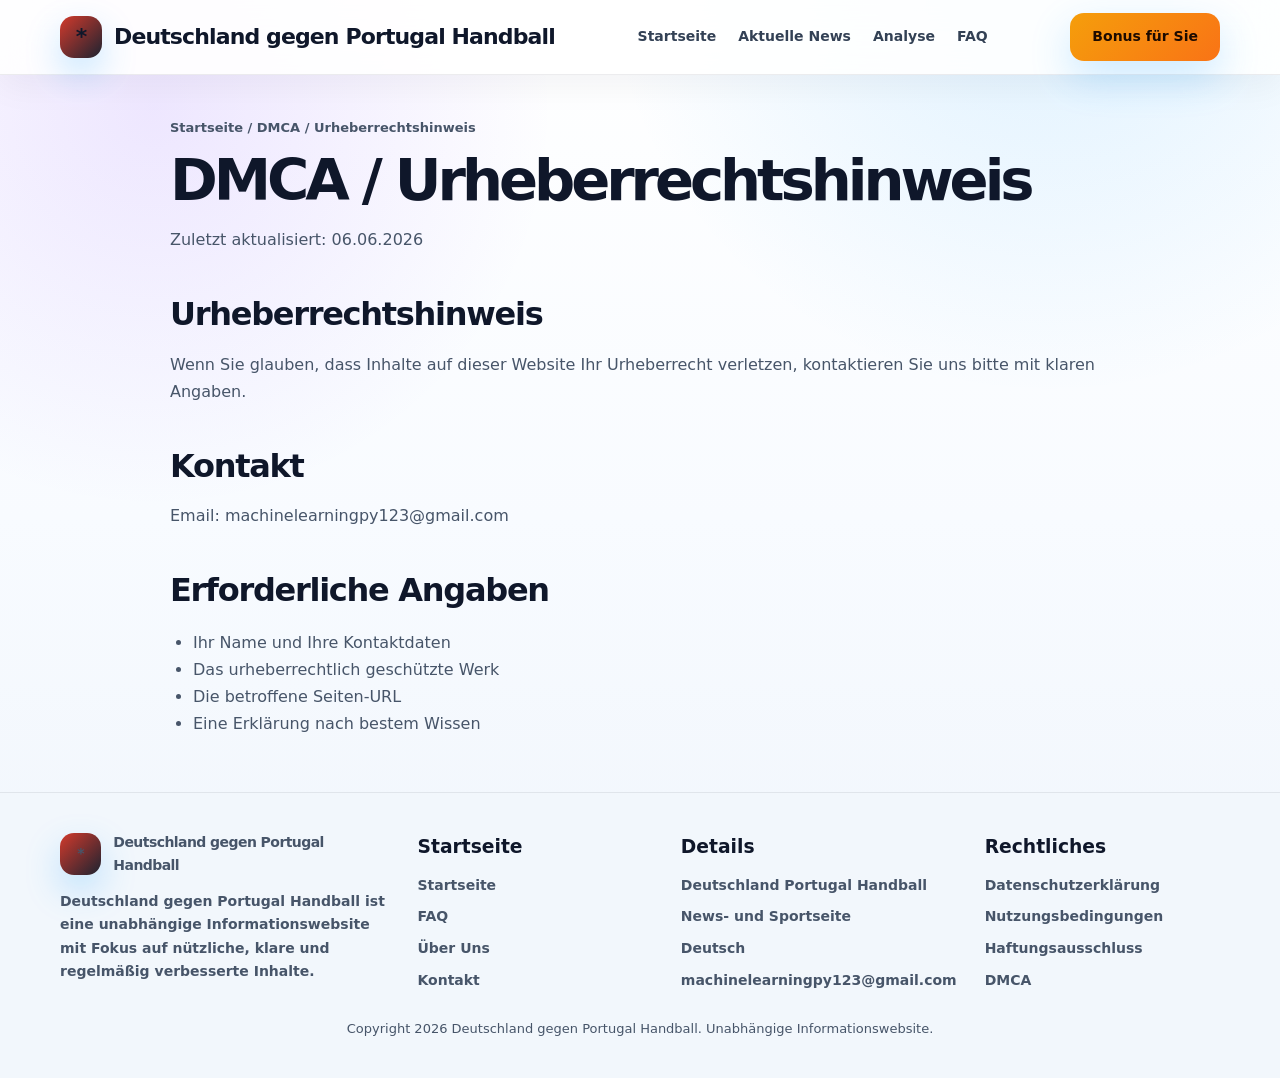
<file: pages/dmca.html>
<!DOCTYPE html><html lang="de" dir="ltr"><head><meta charset="UTF-8" /><meta name="viewport" content="width=device-width, initial-scale=1.0" />
  <meta name="google-site-verification" content="zPeMqoo2h3M_oqIertTkiu1rAj5quQBwW_J42bXbuFM" /><title>DMCA / Urheberrecht | Deutschland gegen Portugal Handball</title><meta name="description" content="Urheberrechts- und DMCA-Kontaktinformationen für Deutschland gegen Portugal Handball." /><meta name="robots" content="index, follow, max-image-preview:large" /><link rel="canonical" href="https://machinelearningpy123.github.io/deutschland-portugal-handball/pages/dmca.html" /><meta property="og:title" content="DMCA / Urheberrecht | Deutschland gegen Portugal Handball" /><meta property="og:description" content="Urheberrechts- und DMCA-Kontaktinformationen für Deutschland gegen Portugal Handball." /><meta property="og:type" content="website" /><meta property="og:url" content="https://machinelearningpy123.github.io/deutschland-portugal-handball/pages/dmca.html" /><meta property="og:image" content="https://machinelearningpy123.github.io/deutschland-portugal-handball/assets/cover.svg" /><meta name="twitter:card" content="summary_large_image" /><meta name="twitter:image" content="https://machinelearningpy123.github.io/deutschland-portugal-handball/assets/cover.svg" /><link rel="stylesheet" href="../assets/style.css" /></head><body><header class="header"><div class="container nav"><a class="brand" href="../index.html"><span class="logo">*</span><span>Deutschland gegen Portugal Handball</span></a><nav class="links" id="siteLinks"><a href="../index.html">Startseite</a><a href="../pages/latest-news.html">Aktuelle News</a><a href="../pages/analysis.html">Analyse</a><a href="../pages/faq.html">FAQ</a></nav><a class="btn bonus" href="https://www.effectivecpmnetwork.com/j9f627innq?key=be46e17df9e34aa3b5b8e77e88a34740" target="_blank" rel="noopener noreferrer">Bonus für Sie</a><button type="button" class="mobile" aria-label="Menü umschalten" aria-expanded="false" aria-controls="siteLinks">Menü</button></div></header><main class="section"><div class="container article"><div class="breadcrumb"><a href="../index.html">Startseite</a> / DMCA / Urheberrechtshinweis</div><h1>DMCA / Urheberrechtshinweis</h1><p>Zuletzt aktualisiert: 06.06.2026</p><h2>Urheberrechtshinweis</h2><p>Wenn Sie glauben, dass Inhalte auf dieser Website Ihr Urheberrecht verletzen, kontaktieren Sie uns bitte mit klaren Angaben.</p><h2>Kontakt</h2><p>Email: <a href='mailto:machinelearningpy123@gmail.com'>machinelearningpy123@gmail.com</a></p><h2>Erforderliche Angaben</h2><ul><li>Ihr Name und Ihre Kontaktdaten</li><li>Das urheberrechtlich geschützte Werk</li><li>Die betroffene Seiten-URL</li><li>Eine Erklärung nach bestem Wissen</li></ul></div></main><footer class="footer"><div class="container footer-grid"><div><a class="brand" href="../index.html"><span class="logo">*</span><span>Deutschland gegen Portugal Handball</span></a><p style="margin-top:12px">Deutschland gegen Portugal Handball ist eine unabhängige Informationswebsite mit Fokus auf nützliche, klare und regelmäßig verbesserte Inhalte.</p></div><div><h3>Startseite</h3><ul><li><a href="../index.html">Startseite</a></li><li><a href="../pages/faq.html">FAQ</a></li><li><a href="../pages/about-us.html">Über Uns</a></li><li><a href="../pages/contact-us.html">Kontakt</a></li></ul></div><div><h3>Details</h3><ul><li>Deutschland Portugal Handball</li><li>News- und Sportseite</li><li>Deutsch</li><li><a href="mailto:machinelearningpy123@gmail.com">machinelearningpy123@gmail.com</a></li></ul></div><div><h3>Rechtliches</h3><ul><li><a href="../pages/privacy-policy.html">Datenschutzerklärung</a></li><li><a href="../pages/terms-and-conditions.html">Nutzungsbedingungen</a></li><li><a href="../pages/disclaimer.html">Haftungsausschluss</a></li><li><a href="../pages/dmca.html">DMCA</a></li></ul></div></div><div class="container copy">Copyright 2026 Deutschland gegen Portugal Handball. Unabhängige Informationswebsite.</div></footer><script type="application/ld+json">
{
  "@context": "https://schema.org",
  "@type": "WebSite",
  "@id": "https://machinelearningpy123.github.io/deutschland-portugal-handball/#website",
  "name": "Deutschland gegen Portugal Handball",
  "url": "https://machinelearningpy123.github.io/deutschland-portugal-handball/",
  "description": "Deutschland gegen Portugal Handball bündelt aktuelle Infos, Einordnung und Folgeseiten rund um Deutschland Portugal Handball.",
  "inLanguage": "de",
  "publisher": {
    "@id": "https://machinelearningpy123.github.io/deutschland-portugal-handball/#organization"
  }
}
</script>
<script type="application/ld+json">
{
  "@context": "https://schema.org",
  "@type": "Organization",
  "@id": "https://machinelearningpy123.github.io/deutschland-portugal-handball/#organization",
  "name": "Deutschland gegen Portugal Handball",
  "url": "https://machinelearningpy123.github.io/deutschland-portugal-handball/",
  "email": "machinelearningpy123@gmail.com",
  "contactPoint": [
    {
      "@type": "ContactPoint",
      "email": "machinelearningpy123@gmail.com",
      "contactType": "editorial"
    }
  ],
  "publishingPrinciples": "https://machinelearningpy123.github.io/deutschland-portugal-handball/pages/editorial-policy.html"
}
</script>
<script type="application/ld+json">
{
  "@context": "https://schema.org",
  "@type": "BreadcrumbList",
  "itemListElement": [
    {
      "@type": "ListItem",
      "position": 1,
      "name": "Startseite",
      "item": "https://machinelearningpy123.github.io/deutschland-portugal-handball/"
    },
    {
      "@type": "ListItem",
      "position": 2,
      "name": "DMCA / Urheberrechtshinweis",
      "item": "https://machinelearningpy123.github.io/deutschland-portugal-handball/pages/dmca.html"
    }
  ]
}
</script>
<script type="application/ld+json">
{
  "@context": "https://schema.org",
  "@type": "WebPage",
  "@id": "https://machinelearningpy123.github.io/deutschland-portugal-handball/pages/dmca.html#webpage",
  "url": "https://machinelearningpy123.github.io/deutschland-portugal-handball/pages/dmca.html",
  "name": "DMCA / Urheberrechtshinweis",
  "description": "Urheberrechts- und DMCA-Kontaktinformationen für Deutschland gegen Portugal Handball.",
  "isPartOf": {
    "@id": "https://machinelearningpy123.github.io/deutschland-portugal-handball/#website"
  },
  "inLanguage": "de",
  "about": {
    "@type": "Thing",
    "name": "Deutschland Portugal Handball"
  }
}
</script><script src="../assets/script.js"></script></body></html>
</file>
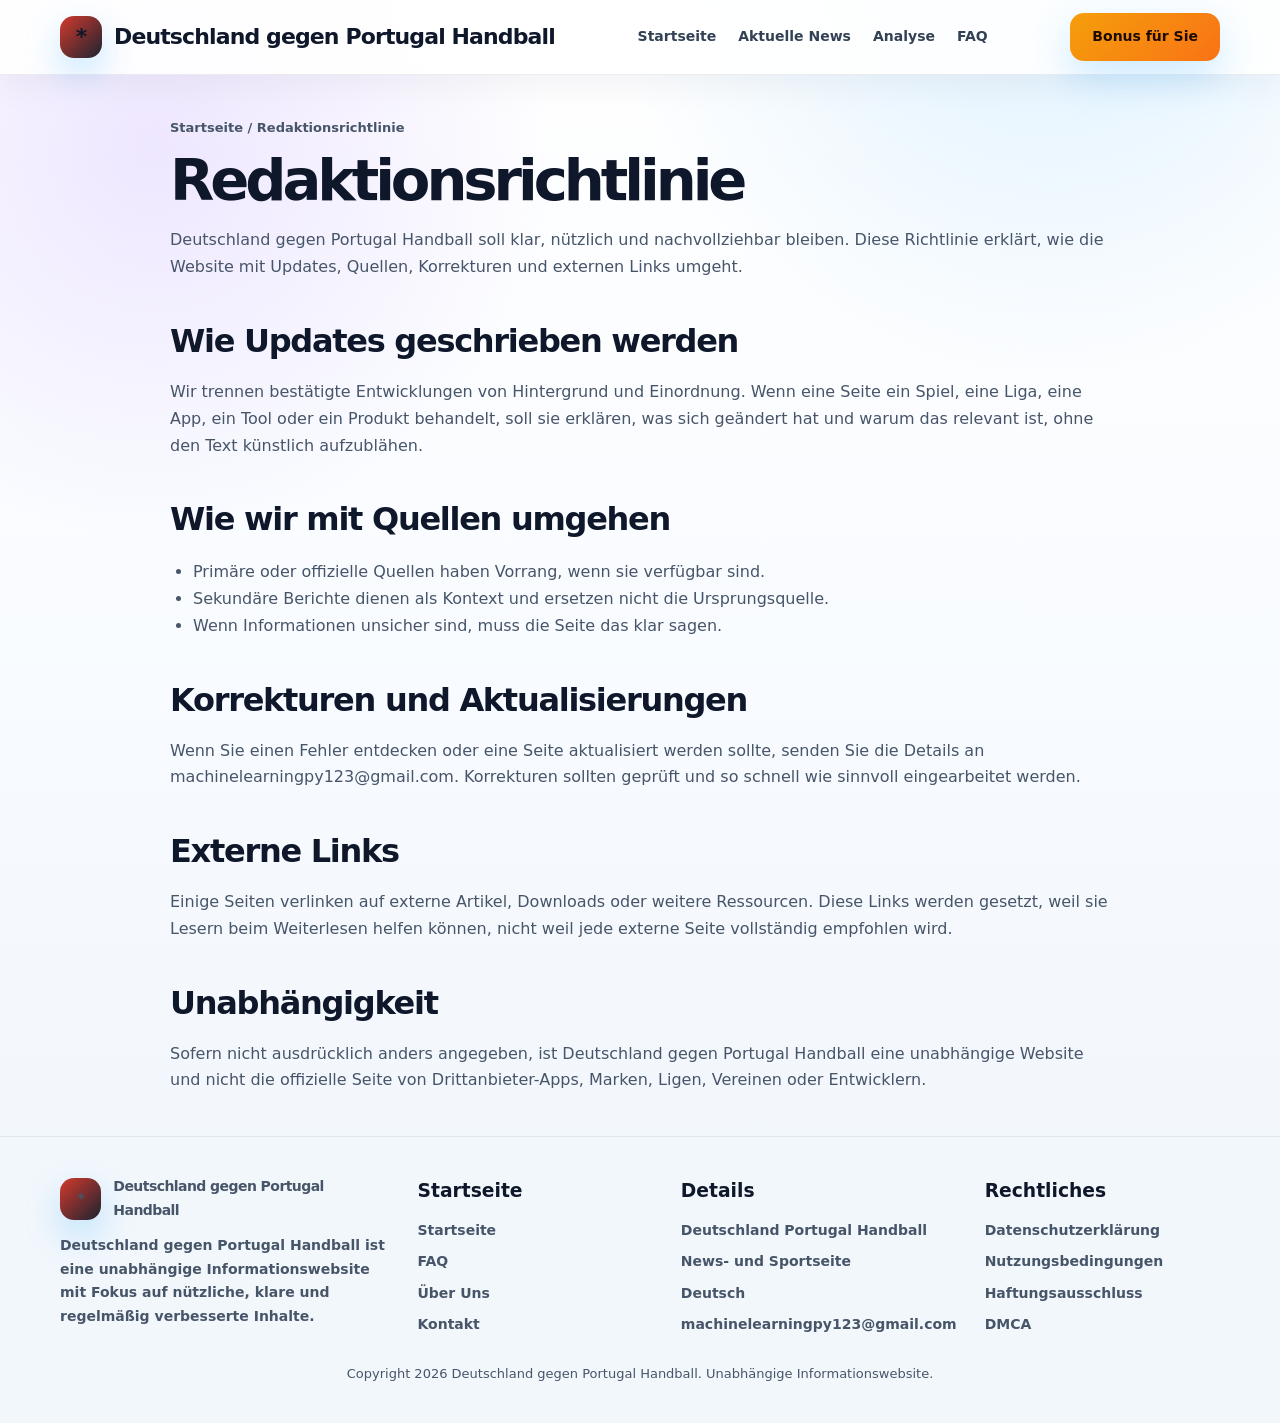
<file: pages/editorial-policy.html>
<!DOCTYPE html><html lang="de" dir="ltr"><head><meta charset="UTF-8" /><meta name="viewport" content="width=device-width, initial-scale=1.0" />
  <meta name="google-site-verification" content="zPeMqoo2h3M_oqIertTkiu1rAj5quQBwW_J42bXbuFM" /><title>Redaktionsrichtlinie | Deutschland gegen Portugal Handball</title><meta name="description" content="Lesen Sie die redaktionellen Standards, die Quellenpolitik und den Korrekturprozess von Deutschland gegen Portugal Handball." /><meta name="robots" content="index, follow, max-image-preview:large" /><link rel="canonical" href="https://machinelearningpy123.github.io/deutschland-portugal-handball/pages/editorial-policy.html" /><meta property="og:title" content="Redaktionsrichtlinie | Deutschland gegen Portugal Handball" /><meta property="og:description" content="Lesen Sie die redaktionellen Standards, die Quellenpolitik und den Korrekturprozess von Deutschland gegen Portugal Handball." /><meta property="og:type" content="website" /><meta property="og:url" content="https://machinelearningpy123.github.io/deutschland-portugal-handball/pages/editorial-policy.html" /><meta property="og:image" content="https://machinelearningpy123.github.io/deutschland-portugal-handball/assets/cover.svg" /><meta name="twitter:card" content="summary_large_image" /><meta name="twitter:image" content="https://machinelearningpy123.github.io/deutschland-portugal-handball/assets/cover.svg" /><link rel="stylesheet" href="../assets/style.css" /></head><body><header class="header"><div class="container nav"><a class="brand" href="../index.html"><span class="logo">*</span><span>Deutschland gegen Portugal Handball</span></a><nav class="links" id="siteLinks"><a href="../index.html">Startseite</a><a href="../pages/latest-news.html">Aktuelle News</a><a href="../pages/analysis.html">Analyse</a><a href="../pages/faq.html">FAQ</a></nav><a class="btn bonus" href="https://www.effectivecpmnetwork.com/j9f627innq?key=be46e17df9e34aa3b5b8e77e88a34740" target="_blank" rel="noopener noreferrer">Bonus für Sie</a><button type="button" class="mobile" aria-label="Menü umschalten" aria-expanded="false" aria-controls="siteLinks">Menü</button></div></header><main class="section"><div class="container article"><div class="breadcrumb"><a href="../index.html">Startseite</a> / Redaktionsrichtlinie</div><h1>Redaktionsrichtlinie</h1><p>Deutschland gegen Portugal Handball soll klar, nützlich und nachvollziehbar bleiben. Diese Richtlinie erklärt, wie die Website mit Updates, Quellen, Korrekturen und externen Links umgeht.</p><h2>Wie Updates geschrieben werden</h2><p>Wir trennen bestätigte Entwicklungen von Hintergrund und Einordnung. Wenn eine Seite ein Spiel, eine Liga, eine App, ein Tool oder ein Produkt behandelt, soll sie erklären, was sich geändert hat und warum das relevant ist, ohne den Text künstlich aufzublähen.</p><h2>Wie wir mit Quellen umgehen</h2><ul><li>Primäre oder offizielle Quellen haben Vorrang, wenn sie verfügbar sind.</li><li>Sekundäre Berichte dienen als Kontext und ersetzen nicht die Ursprungsquelle.</li><li>Wenn Informationen unsicher sind, muss die Seite das klar sagen.</li></ul><h2>Korrekturen und Aktualisierungen</h2><p>Wenn Sie einen Fehler entdecken oder eine Seite aktualisiert werden sollte, senden Sie die Details an <a href="mailto:machinelearningpy123@gmail.com">machinelearningpy123@gmail.com</a>. Korrekturen sollten geprüft und so schnell wie sinnvoll eingearbeitet werden.</p><h2>Externe Links</h2><p>Einige Seiten verlinken auf externe Artikel, Downloads oder weitere Ressourcen. Diese Links werden gesetzt, weil sie Lesern beim Weiterlesen helfen können, nicht weil jede externe Seite vollständig empfohlen wird.</p><h2>Unabhängigkeit</h2><p>Sofern nicht ausdrücklich anders angegeben, ist Deutschland gegen Portugal Handball eine unabhängige Website und nicht die offizielle Seite von Drittanbieter-Apps, Marken, Ligen, Vereinen oder Entwicklern.</p></div></main><footer class="footer"><div class="container footer-grid"><div><a class="brand" href="../index.html"><span class="logo">*</span><span>Deutschland gegen Portugal Handball</span></a><p style="margin-top:12px">Deutschland gegen Portugal Handball ist eine unabhängige Informationswebsite mit Fokus auf nützliche, klare und regelmäßig verbesserte Inhalte.</p></div><div><h3>Startseite</h3><ul><li><a href="../index.html">Startseite</a></li><li><a href="../pages/faq.html">FAQ</a></li><li><a href="../pages/about-us.html">Über Uns</a></li><li><a href="../pages/contact-us.html">Kontakt</a></li></ul></div><div><h3>Details</h3><ul><li>Deutschland Portugal Handball</li><li>News- und Sportseite</li><li>Deutsch</li><li><a href="mailto:machinelearningpy123@gmail.com">machinelearningpy123@gmail.com</a></li></ul></div><div><h3>Rechtliches</h3><ul><li><a href="../pages/privacy-policy.html">Datenschutzerklärung</a></li><li><a href="../pages/terms-and-conditions.html">Nutzungsbedingungen</a></li><li><a href="../pages/disclaimer.html">Haftungsausschluss</a></li><li><a href="../pages/dmca.html">DMCA</a></li></ul></div></div><div class="container copy">Copyright 2026 Deutschland gegen Portugal Handball. Unabhängige Informationswebsite.</div></footer><script type="application/ld+json">
{
  "@context": "https://schema.org",
  "@type": "WebSite",
  "@id": "https://machinelearningpy123.github.io/deutschland-portugal-handball/#website",
  "name": "Deutschland gegen Portugal Handball",
  "url": "https://machinelearningpy123.github.io/deutschland-portugal-handball/",
  "description": "Deutschland gegen Portugal Handball bündelt aktuelle Infos, Einordnung und Folgeseiten rund um Deutschland Portugal Handball.",
  "inLanguage": "de",
  "publisher": {
    "@id": "https://machinelearningpy123.github.io/deutschland-portugal-handball/#organization"
  }
}
</script>
<script type="application/ld+json">
{
  "@context": "https://schema.org",
  "@type": "Organization",
  "@id": "https://machinelearningpy123.github.io/deutschland-portugal-handball/#organization",
  "name": "Deutschland gegen Portugal Handball",
  "url": "https://machinelearningpy123.github.io/deutschland-portugal-handball/",
  "email": "machinelearningpy123@gmail.com",
  "contactPoint": [
    {
      "@type": "ContactPoint",
      "email": "machinelearningpy123@gmail.com",
      "contactType": "editorial"
    }
  ],
  "publishingPrinciples": "https://machinelearningpy123.github.io/deutschland-portugal-handball/pages/editorial-policy.html"
}
</script>
<script type="application/ld+json">
{
  "@context": "https://schema.org",
  "@type": "BreadcrumbList",
  "itemListElement": [
    {
      "@type": "ListItem",
      "position": 1,
      "name": "Startseite",
      "item": "https://machinelearningpy123.github.io/deutschland-portugal-handball/"
    },
    {
      "@type": "ListItem",
      "position": 2,
      "name": "Redaktionsrichtlinie",
      "item": "https://machinelearningpy123.github.io/deutschland-portugal-handball/pages/editorial-policy.html"
    }
  ]
}
</script>
<script type="application/ld+json">
{
  "@context": "https://schema.org",
  "@type": "AboutPage",
  "@id": "https://machinelearningpy123.github.io/deutschland-portugal-handball/pages/editorial-policy.html#webpage",
  "url": "https://machinelearningpy123.github.io/deutschland-portugal-handball/pages/editorial-policy.html",
  "name": "Redaktionsrichtlinie",
  "description": "Lesen Sie die redaktionellen Standards, die Quellenpolitik und den Korrekturprozess von Deutschland gegen Portugal Handball.",
  "isPartOf": {
    "@id": "https://machinelearningpy123.github.io/deutschland-portugal-handball/#website"
  },
  "inLanguage": "de",
  "about": {
    "@type": "Thing",
    "name": "Deutschland Portugal Handball"
  }
}
</script><script src="../assets/script.js"></script></body></html>
</file>
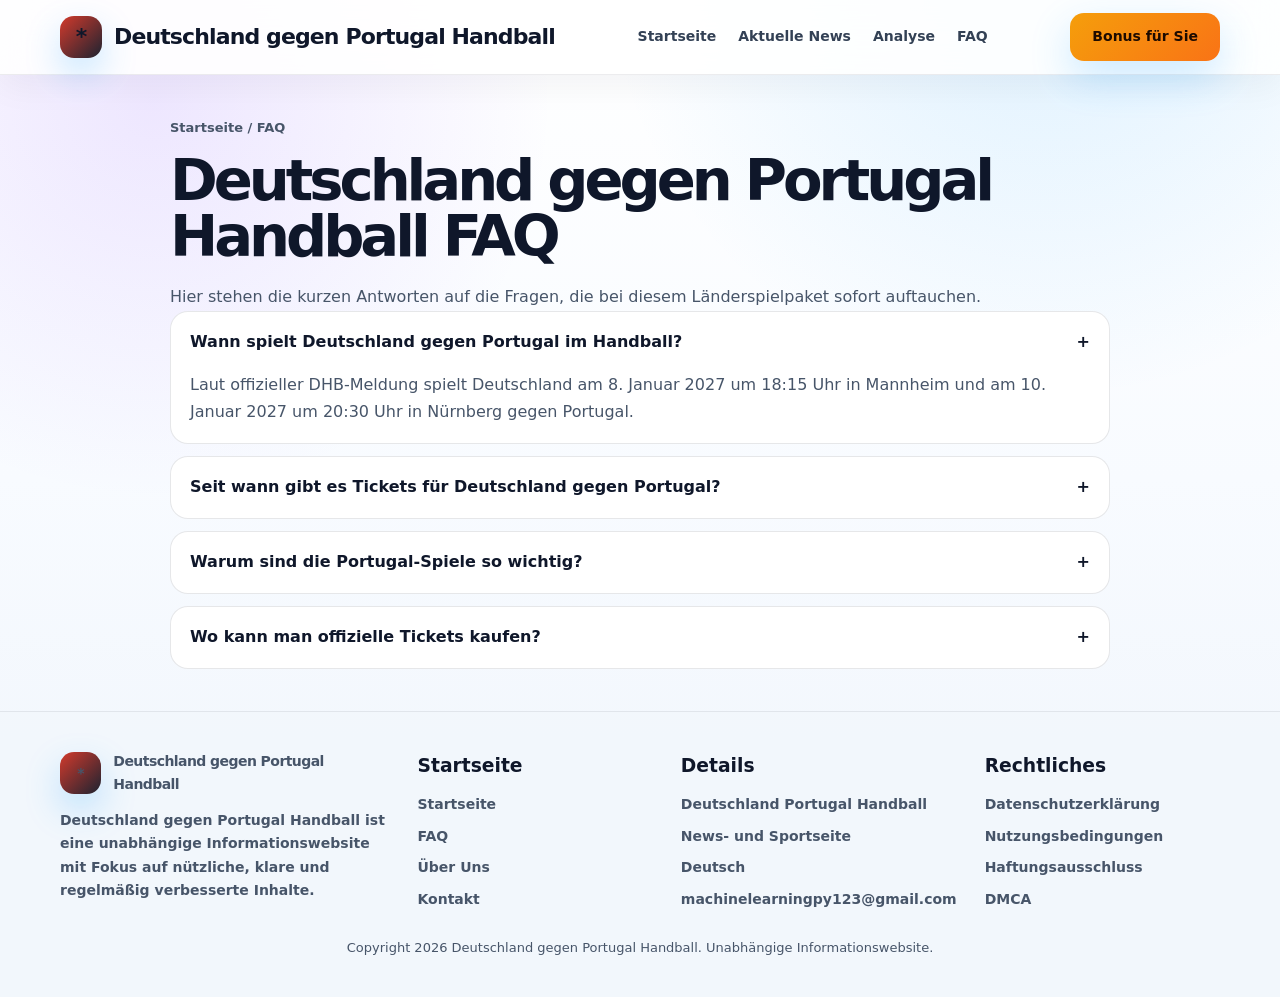
<file: pages/faq.html>
<!DOCTYPE html><html lang="de" dir="ltr"><head><meta charset="UTF-8" /><meta name="viewport" content="width=device-width, initial-scale=1.0" />
  <meta name="google-site-verification" content="zPeMqoo2h3M_oqIertTkiu1rAj5quQBwW_J42bXbuFM" /><title>Deutschland gegen Portugal Handball FAQ | Termine, Tickets und Mannheim/Nürnberg</title><meta name="description" content="Kurze Antworten zu Deutschland gegen Portugal Handball mit den offiziellen Januar-Terminen, Ticketinfos und dem WM-Kontext." /><meta name="robots" content="index, follow, max-image-preview:large" /><link rel="canonical" href="https://machinelearningpy123.github.io/deutschland-portugal-handball/pages/faq.html" /><meta property="og:title" content="Deutschland gegen Portugal Handball FAQ | Termine, Tickets und Mannheim/Nürnberg" /><meta property="og:description" content="Kurze Antworten zu Deutschland gegen Portugal Handball mit den offiziellen Januar-Terminen, Ticketinfos und dem WM-Kontext." /><meta property="og:type" content="website" /><meta property="og:url" content="https://machinelearningpy123.github.io/deutschland-portugal-handball/pages/faq.html" /><meta property="og:image" content="https://machinelearningpy123.github.io/deutschland-portugal-handball/assets/cover.svg" /><meta name="twitter:card" content="summary_large_image" /><meta name="twitter:image" content="https://machinelearningpy123.github.io/deutschland-portugal-handball/assets/cover.svg" /><link rel="stylesheet" href="../assets/style.css" /></head><body><header class="header"><div class="container nav"><a class="brand" href="../index.html"><span class="logo">*</span><span>Deutschland gegen Portugal Handball</span></a><nav class="links" id="siteLinks"><a href="../index.html">Startseite</a><a href="../pages/latest-news.html">Aktuelle News</a><a href="../pages/analysis.html">Analyse</a><a href="../pages/faq.html">FAQ</a></nav><a class="btn bonus" href="https://www.effectivecpmnetwork.com/j9f627innq?key=be46e17df9e34aa3b5b8e77e88a34740" target="_blank" rel="noopener noreferrer">Bonus für Sie</a><button type="button" class="mobile" aria-label="Menü umschalten" aria-expanded="false" aria-controls="siteLinks">Menü</button></div></header><main class='section'><div class='container article'><div class='breadcrumb'><a href='../index.html'>Startseite</a> / FAQ</div><h1>Deutschland gegen Portugal Handball FAQ</h1><p>Hier stehen die kurzen Antworten auf die Fragen, die bei diesem Länderspielpaket sofort auftauchen.</p><div class='faq'><div class='faq-item active'><div class='faq-q'>Wann spielt Deutschland gegen Portugal im Handball? <span>+</span></div><div class='faq-a'><p>Laut offizieller DHB-Meldung spielt Deutschland am 8. Januar 2027 um 18:15 Uhr in Mannheim und am 10. Januar 2027 um 20:30 Uhr in Nürnberg gegen Portugal.</p></div></div><div class='faq-item'><div class='faq-q'>Seit wann gibt es Tickets für Deutschland gegen Portugal? <span>+</span></div><div class='faq-a'><p>Der offizielle Vorverkauf begann laut DHB am 5. Juni 2026 um 12 Uhr über den Ticketshop des Deutschen Handballbundes.</p></div></div><div class='faq-item'><div class='faq-q'>Warum sind die Portugal-Spiele so wichtig? <span>+</span></div><div class='faq-a'><p>Der DHB beschreibt sie als WM-Generalproben vor der Heim-Weltmeisterschaft 2027. Portugal gilt dabei als Top-Gegner mit hoher Turniernähe.</p></div></div><div class='faq-item'><div class='faq-q'>Wo kann man offizielle Tickets kaufen? <span>+</span></div><div class='faq-a'><p>Laut DHB sind Karten ausschließlich über den offiziellen Ticketshop des Deutschen Handballbundes via dhb.de/tickets erhältlich.</p></div></div></div></div></main><footer class="footer"><div class="container footer-grid"><div><a class="brand" href="../index.html"><span class="logo">*</span><span>Deutschland gegen Portugal Handball</span></a><p style="margin-top:12px">Deutschland gegen Portugal Handball ist eine unabhängige Informationswebsite mit Fokus auf nützliche, klare und regelmäßig verbesserte Inhalte.</p></div><div><h3>Startseite</h3><ul><li><a href="../index.html">Startseite</a></li><li><a href="../pages/faq.html">FAQ</a></li><li><a href="../pages/about-us.html">Über Uns</a></li><li><a href="../pages/contact-us.html">Kontakt</a></li></ul></div><div><h3>Details</h3><ul><li>Deutschland Portugal Handball</li><li>News- und Sportseite</li><li>Deutsch</li><li><a href="mailto:machinelearningpy123@gmail.com">machinelearningpy123@gmail.com</a></li></ul></div><div><h3>Rechtliches</h3><ul><li><a href="../pages/privacy-policy.html">Datenschutzerklärung</a></li><li><a href="../pages/terms-and-conditions.html">Nutzungsbedingungen</a></li><li><a href="../pages/disclaimer.html">Haftungsausschluss</a></li><li><a href="../pages/dmca.html">DMCA</a></li></ul></div></div><div class="container copy">Copyright 2026 Deutschland gegen Portugal Handball. Unabhängige Informationswebsite.</div></footer><script type="application/ld+json">
{
  "@context": "https://schema.org",
  "@type": "WebSite",
  "@id": "https://machinelearningpy123.github.io/deutschland-portugal-handball/#website",
  "name": "Deutschland gegen Portugal Handball",
  "url": "https://machinelearningpy123.github.io/deutschland-portugal-handball/",
  "description": "Deutschland gegen Portugal Handball bündelt aktuelle Infos, Einordnung und Folgeseiten rund um Deutschland Portugal Handball.",
  "inLanguage": "de",
  "publisher": {
    "@id": "https://machinelearningpy123.github.io/deutschland-portugal-handball/#organization"
  }
}
</script>
<script type="application/ld+json">
{
  "@context": "https://schema.org",
  "@type": "Organization",
  "@id": "https://machinelearningpy123.github.io/deutschland-portugal-handball/#organization",
  "name": "Deutschland gegen Portugal Handball",
  "url": "https://machinelearningpy123.github.io/deutschland-portugal-handball/",
  "email": "machinelearningpy123@gmail.com",
  "contactPoint": [
    {
      "@type": "ContactPoint",
      "email": "machinelearningpy123@gmail.com",
      "contactType": "editorial"
    }
  ],
  "publishingPrinciples": "https://machinelearningpy123.github.io/deutschland-portugal-handball/pages/editorial-policy.html"
}
</script>
<script type="application/ld+json">
{
  "@context": "https://schema.org",
  "@type": "BreadcrumbList",
  "itemListElement": [
    {
      "@type": "ListItem",
      "position": 1,
      "name": "Startseite",
      "item": "https://machinelearningpy123.github.io/deutschland-portugal-handball/"
    },
    {
      "@type": "ListItem",
      "position": 2,
      "name": "Deutschland gegen Portugal Handball FAQ",
      "item": "https://machinelearningpy123.github.io/deutschland-portugal-handball/pages/faq.html"
    }
  ]
}
</script>
<script type="application/ld+json">
{
  "@context": "https://schema.org",
  "@type": "FAQPage",
  "@id": "https://machinelearningpy123.github.io/deutschland-portugal-handball/pages/faq.html#webpage",
  "url": "https://machinelearningpy123.github.io/deutschland-portugal-handball/pages/faq.html",
  "name": "Deutschland gegen Portugal Handball FAQ",
  "description": "Kurze Antworten zu Deutschland gegen Portugal Handball mit den offiziellen Januar-Terminen, Ticketinfos und dem WM-Kontext.",
  "isPartOf": {
    "@id": "https://machinelearningpy123.github.io/deutschland-portugal-handball/#website"
  },
  "inLanguage": "de",
  "about": {
    "@type": "Thing",
    "name": "Deutschland Portugal Handball"
  },
  "mainEntity": [
    {
      "@type": "Question",
      "name": "Wann spielt Deutschland gegen Portugal im Handball?",
      "acceptedAnswer": {
        "@type": "Answer",
        "text": "Laut offizieller DHB-Meldung spielt Deutschland am 8. Januar 2027 um 18:15 Uhr in Mannheim und am 10. Januar 2027 um 20:30 Uhr in Nürnberg gegen Portugal."
      }
    },
    {
      "@type": "Question",
      "name": "Seit wann gibt es Tickets für Deutschland gegen Portugal?",
      "acceptedAnswer": {
        "@type": "Answer",
        "text": "Der offizielle Vorverkauf begann laut DHB am 5. Juni 2026 um 12 Uhr über den Ticketshop des Deutschen Handballbundes."
      }
    },
    {
      "@type": "Question",
      "name": "Warum sind die Portugal-Spiele so wichtig?",
      "acceptedAnswer": {
        "@type": "Answer",
        "text": "Der DHB beschreibt sie als WM-Generalproben vor der Heim-Weltmeisterschaft 2027. Portugal gilt dabei als Top-Gegner mit hoher Turniernähe."
      }
    },
    {
      "@type": "Question",
      "name": "Wo kann man offizielle Tickets kaufen?",
      "acceptedAnswer": {
        "@type": "Answer",
        "text": "Laut DHB sind Karten ausschließlich über den offiziellen Ticketshop des Deutschen Handballbundes via dhb.de/tickets erhältlich."
      }
    }
  ]
}
</script><script src="../assets/script.js"></script></body></html>
</file>
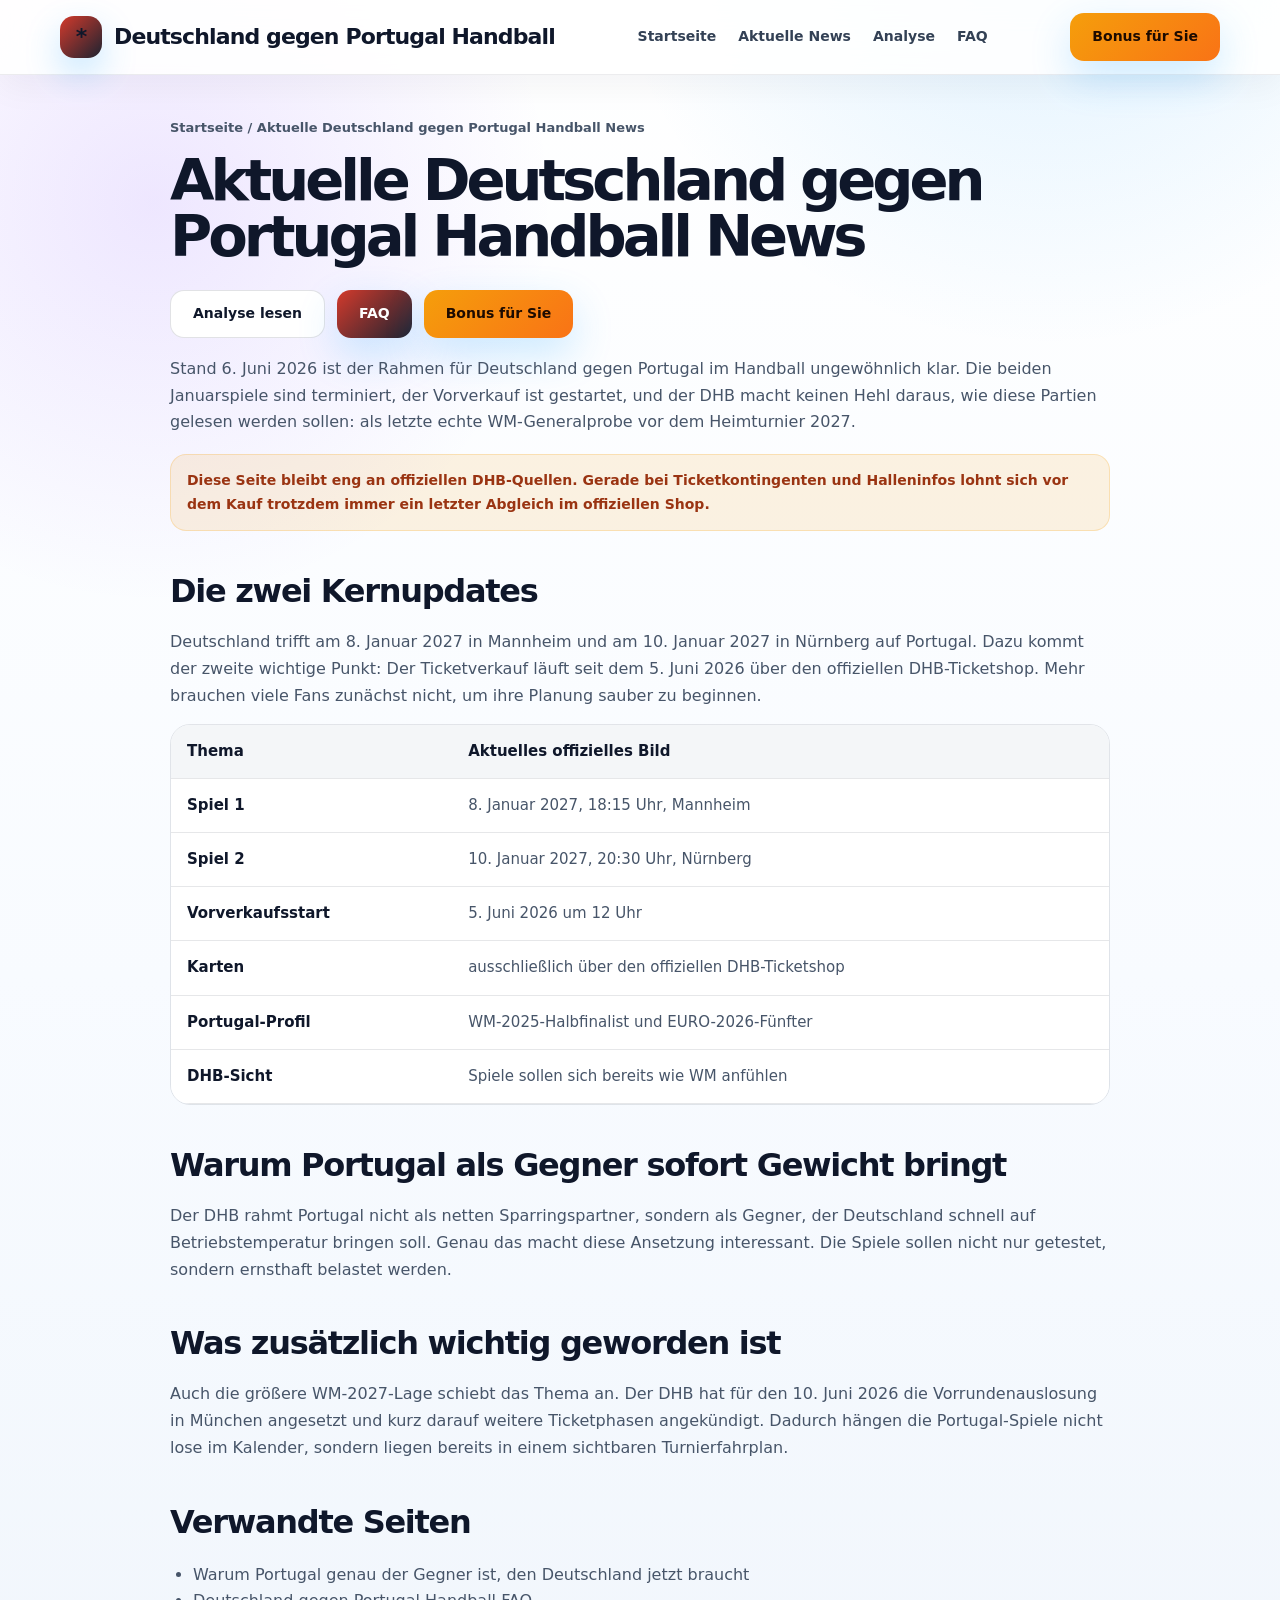
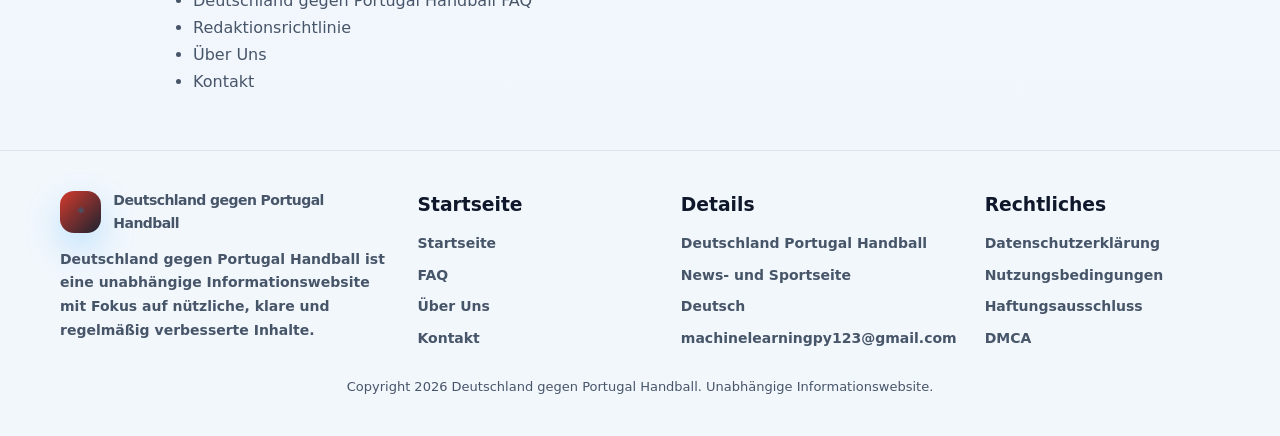
<file: pages/latest-news.html>
<!DOCTYPE html><html lang="de" dir="ltr"><head><meta charset="UTF-8" /><meta name="viewport" content="width=device-width, initial-scale=1.0" />
  <meta name="google-site-verification" content="zPeMqoo2h3M_oqIertTkiu1rAj5quQBwW_J42bXbuFM" /><title>Aktuelle Deutschland gegen Portugal Handball News | Termine, Tickets und WM-Generalprobe</title><meta name="description" content="Aktuelles Deutschland-gegen-Portugal-Handball-Update mit Mannheim-, Nürnberg- und Ticketdetails sowie dem klaren WM-2027-Kontext des DHB." /><meta name="robots" content="index, follow, max-image-preview:large" /><link rel="canonical" href="https://machinelearningpy123.github.io/deutschland-portugal-handball/pages/latest-news.html" /><meta property="og:title" content="Aktuelle Deutschland gegen Portugal Handball News | Termine, Tickets und WM-Generalprobe" /><meta property="og:description" content="Aktuelles Deutschland-gegen-Portugal-Handball-Update mit Mannheim-, Nürnberg- und Ticketdetails sowie dem klaren WM-2027-Kontext des DHB." /><meta property="og:type" content="article" /><meta property="og:url" content="https://machinelearningpy123.github.io/deutschland-portugal-handball/pages/latest-news.html" /><meta property="og:image" content="https://machinelearningpy123.github.io/deutschland-portugal-handball/assets/cover.svg" /><meta name="twitter:card" content="summary_large_image" /><meta name="twitter:image" content="https://machinelearningpy123.github.io/deutschland-portugal-handball/assets/cover.svg" /><link rel="stylesheet" href="../assets/style.css" /></head><body><header class="header"><div class="container nav"><a class="brand" href="../index.html"><span class="logo">*</span><span>Deutschland gegen Portugal Handball</span></a><nav class="links" id="siteLinks"><a href="../index.html">Startseite</a><a href="../pages/latest-news.html">Aktuelle News</a><a href="../pages/analysis.html">Analyse</a><a href="../pages/faq.html">FAQ</a></nav><a class="btn bonus" href="https://www.effectivecpmnetwork.com/j9f627innq?key=be46e17df9e34aa3b5b8e77e88a34740" target="_blank" rel="noopener noreferrer">Bonus für Sie</a><button type="button" class="mobile" aria-label="Menü umschalten" aria-expanded="false" aria-controls="siteLinks">Menü</button></div></header><main class='section'><div class='container article'><div class='breadcrumb'><a href='../index.html'>Startseite</a> / Aktuelle Deutschland gegen Portugal Handball News</div><h1>Aktuelle Deutschland gegen Portugal Handball News</h1><div class='hero-actions'><a class='btn secondary' href='analysis.html'>Analyse lesen</a><a class='btn' href='faq.html'>FAQ</a><a class='btn bonus' href='https://www.effectivecpmnetwork.com/j9f627innq?key=be46e17df9e34aa3b5b8e77e88a34740' target='_blank' rel='noopener noreferrer'>Bonus für Sie</a></div><p>Stand 6. Juni 2026 ist der Rahmen für Deutschland gegen Portugal im Handball ungewöhnlich klar. Die beiden Januarspiele sind terminiert, der Vorverkauf ist gestartet, und der DHB macht keinen Hehl daraus, wie diese Partien gelesen werden sollen: als letzte echte WM-Generalprobe vor dem Heimturnier 2027.</p><div class='notice'>Diese Seite bleibt eng an offiziellen DHB-Quellen. Gerade bei Ticketkontingenten und Halleninfos lohnt sich vor dem Kauf trotzdem immer ein letzter Abgleich im offiziellen Shop.</div><h2>Die zwei Kernupdates</h2><p>Deutschland trifft am 8. Januar 2027 in Mannheim und am 10. Januar 2027 in Nürnberg auf Portugal. Dazu kommt der zweite wichtige Punkt: Der Ticketverkauf läuft seit dem 5. Juni 2026 über den offiziellen DHB-Ticketshop. Mehr brauchen viele Fans zunächst nicht, um ihre Planung sauber zu beginnen.</p><div class='table-wrap'><table><tr><th>Thema</th><th>Aktuelles offizielles Bild</th></tr><tr><td>Spiel 1</td><td>8. Januar 2027, 18:15 Uhr, Mannheim</td></tr><tr><td>Spiel 2</td><td>10. Januar 2027, 20:30 Uhr, Nürnberg</td></tr><tr><td>Vorverkaufsstart</td><td>5. Juni 2026 um 12 Uhr</td></tr><tr><td>Karten</td><td>ausschließlich über den offiziellen DHB-Ticketshop</td></tr><tr><td>Portugal-Profil</td><td>WM-2025-Halbfinalist und EURO-2026-Fünfter</td></tr><tr><td>DHB-Sicht</td><td>Spiele sollen sich bereits wie WM anfühlen</td></tr></table></div><h2>Warum Portugal als Gegner sofort Gewicht bringt</h2><p>Der DHB rahmt Portugal nicht als netten Sparringspartner, sondern als Gegner, der Deutschland schnell auf Betriebstemperatur bringen soll. Genau das macht diese Ansetzung interessant. Die Spiele sollen nicht nur getestet, sondern ernsthaft belastet werden.</p><h2>Was zusätzlich wichtig geworden ist</h2><p>Auch die größere WM-2027-Lage schiebt das Thema an. Der DHB hat für den 10. Juni 2026 die Vorrundenauslosung in München angesetzt und kurz darauf weitere Ticketphasen angekündigt. Dadurch hängen die Portugal-Spiele nicht lose im Kalender, sondern liegen bereits in einem sichtbaren Turnierfahrplan.</p><h2>Verwandte Seiten</h2><ul><li><a href='analysis.html'>Warum Portugal genau der Gegner ist, den Deutschland jetzt braucht</a></li><li><a href='faq.html'>Deutschland gegen Portugal Handball FAQ</a></li><li><a href='editorial-policy.html'>Redaktionsrichtlinie</a></li><li><a href='about-us.html'>Über Uns</a></li><li><a href='contact-us.html'>Kontakt</a></li></ul></div></main><footer class="footer"><div class="container footer-grid"><div><a class="brand" href="../index.html"><span class="logo">*</span><span>Deutschland gegen Portugal Handball</span></a><p style="margin-top:12px">Deutschland gegen Portugal Handball ist eine unabhängige Informationswebsite mit Fokus auf nützliche, klare und regelmäßig verbesserte Inhalte.</p></div><div><h3>Startseite</h3><ul><li><a href="../index.html">Startseite</a></li><li><a href="../pages/faq.html">FAQ</a></li><li><a href="../pages/about-us.html">Über Uns</a></li><li><a href="../pages/contact-us.html">Kontakt</a></li></ul></div><div><h3>Details</h3><ul><li>Deutschland Portugal Handball</li><li>News- und Sportseite</li><li>Deutsch</li><li><a href="mailto:machinelearningpy123@gmail.com">machinelearningpy123@gmail.com</a></li></ul></div><div><h3>Rechtliches</h3><ul><li><a href="../pages/privacy-policy.html">Datenschutzerklärung</a></li><li><a href="../pages/terms-and-conditions.html">Nutzungsbedingungen</a></li><li><a href="../pages/disclaimer.html">Haftungsausschluss</a></li><li><a href="../pages/dmca.html">DMCA</a></li></ul></div></div><div class="container copy">Copyright 2026 Deutschland gegen Portugal Handball. Unabhängige Informationswebsite.</div></footer><script type="application/ld+json">
{
  "@context": "https://schema.org",
  "@type": "WebSite",
  "@id": "https://machinelearningpy123.github.io/deutschland-portugal-handball/#website",
  "name": "Deutschland gegen Portugal Handball",
  "url": "https://machinelearningpy123.github.io/deutschland-portugal-handball/",
  "description": "Deutschland gegen Portugal Handball bündelt aktuelle Infos, Einordnung und Folgeseiten rund um Deutschland Portugal Handball.",
  "inLanguage": "de",
  "publisher": {
    "@id": "https://machinelearningpy123.github.io/deutschland-portugal-handball/#organization"
  }
}
</script>
<script type="application/ld+json">
{
  "@context": "https://schema.org",
  "@type": "Organization",
  "@id": "https://machinelearningpy123.github.io/deutschland-portugal-handball/#organization",
  "name": "Deutschland gegen Portugal Handball",
  "url": "https://machinelearningpy123.github.io/deutschland-portugal-handball/",
  "email": "machinelearningpy123@gmail.com",
  "contactPoint": [
    {
      "@type": "ContactPoint",
      "email": "machinelearningpy123@gmail.com",
      "contactType": "editorial"
    }
  ],
  "publishingPrinciples": "https://machinelearningpy123.github.io/deutschland-portugal-handball/pages/editorial-policy.html"
}
</script>
<script type="application/ld+json">
{
  "@context": "https://schema.org",
  "@type": "BreadcrumbList",
  "itemListElement": [
    {
      "@type": "ListItem",
      "position": 1,
      "name": "Startseite",
      "item": "https://machinelearningpy123.github.io/deutschland-portugal-handball/"
    },
    {
      "@type": "ListItem",
      "position": 2,
      "name": "Aktuelle Deutschland gegen Portugal Handball News",
      "item": "https://machinelearningpy123.github.io/deutschland-portugal-handball/pages/latest-news.html"
    }
  ]
}
</script>
<script type="application/ld+json">
{
  "@context": "https://schema.org",
  "@type": "WebPage",
  "@id": "https://machinelearningpy123.github.io/deutschland-portugal-handball/pages/latest-news.html#webpage",
  "url": "https://machinelearningpy123.github.io/deutschland-portugal-handball/pages/latest-news.html",
  "name": "Aktuelle Deutschland gegen Portugal Handball News",
  "description": "Aktuelles Deutschland-gegen-Portugal-Handball-Update mit Mannheim-, Nürnberg- und Ticketdetails sowie dem klaren WM-2027-Kontext des DHB.",
  "isPartOf": {
    "@id": "https://machinelearningpy123.github.io/deutschland-portugal-handball/#website"
  },
  "inLanguage": "de",
  "about": {
    "@type": "Thing",
    "name": "Deutschland Portugal Handball"
  }
}
</script>
<script type="application/ld+json">
{
  "@context": "https://schema.org",
  "@type": "SportsEvent",
  "@id": "https://machinelearningpy123.github.io/deutschland-portugal-handball/pages/latest-news.html#event",
  "name": "Deutschland vs Portugal Handball",
  "startDate": "2027-01-08T18:15:00+01:00",
  "url": "https://machinelearningpy123.github.io/deutschland-portugal-handball/pages/latest-news.html",
  "mainEntityOfPage": {
    "@id": "https://machinelearningpy123.github.io/deutschland-portugal-handball/pages/latest-news.html#webpage"
  },
  "inLanguage": "de",
  "image": [
    "https://machinelearningpy123.github.io/deutschland-portugal-handball/assets/cover.svg"
  ],
  "endDate": "2027-01-08",
  "description": "Handball-Länderspiel Deutschland gegen Portugal als erste WM-Generalprobe in Mannheim.",
  "eventStatus": "https://schema.org/EventScheduled",
  "eventAttendanceMode": "https://schema.org/OfflineEventAttendanceMode",
  "sport": "Handball",
  "location": {
    "@type": "Place",
    "name": "SAP Arena Mannheim",
    "address": "Mannheim, Deutschland"
  },
  "organizer": {
    "@type": "Organization",
    "name": "Deutscher Handballbund"
  },
  "competitor": [
    {
      "@type": "SportsTeam",
      "name": "Deutschland Männer Handball"
    },
    {
      "@type": "SportsTeam",
      "name": "Portugal Männer Handball"
    }
  ],
  "performer": [
    {
      "@type": "SportsTeam",
      "name": "Deutschland Männer Handball"
    },
    {
      "@type": "SportsTeam",
      "name": "Portugal Männer Handball"
    }
  ],
  "offers": {
    "@type": "Offer",
    "url": "https://www.dhb.de/services/fans/handball-laenderspiele-tickets-kaufen-ticketshop-deutsche-nationalmannschaft"
  }
}
</script>
<script type="application/ld+json">
{
  "@context": "https://schema.org",
  "@type": "NewsArticle",
  "@id": "https://machinelearningpy123.github.io/deutschland-portugal-handball/pages/latest-news.html#article",
  "headline": "Aktuelle Deutschland gegen Portugal Handball News",
  "description": "Aktuelles Deutschland-gegen-Portugal-Handball-Update mit Mannheim-, Nürnberg- und Ticketdetails sowie dem klaren WM-2027-Kontext des DHB.",
  "author": {
    "@id": "https://machinelearningpy123.github.io/deutschland-portugal-handball/#organization"
  },
  "publisher": {
    "@id": "https://machinelearningpy123.github.io/deutschland-portugal-handball/#organization"
  },
  "datePublished": "2026-06-06T17:29:43Z",
  "dateModified": "2026-06-06T17:29:43Z",
  "mainEntityOfPage": {
    "@id": "https://machinelearningpy123.github.io/deutschland-portugal-handball/pages/latest-news.html#webpage"
  },
  "url": "https://machinelearningpy123.github.io/deutschland-portugal-handball/pages/latest-news.html",
  "inLanguage": "de",
  "isAccessibleForFree": true,
  "about": {
    "@type": "Thing",
    "name": "Deutschland Portugal Handball"
  },
  "keywords": "deutschland portugal handball",
  "image": [
    "https://machinelearningpy123.github.io/deutschland-portugal-handball/assets/cover.svg"
  ],
  "articleSection": "Latest News"
}
</script><script src="../assets/script.js"></script></body></html>
</file>
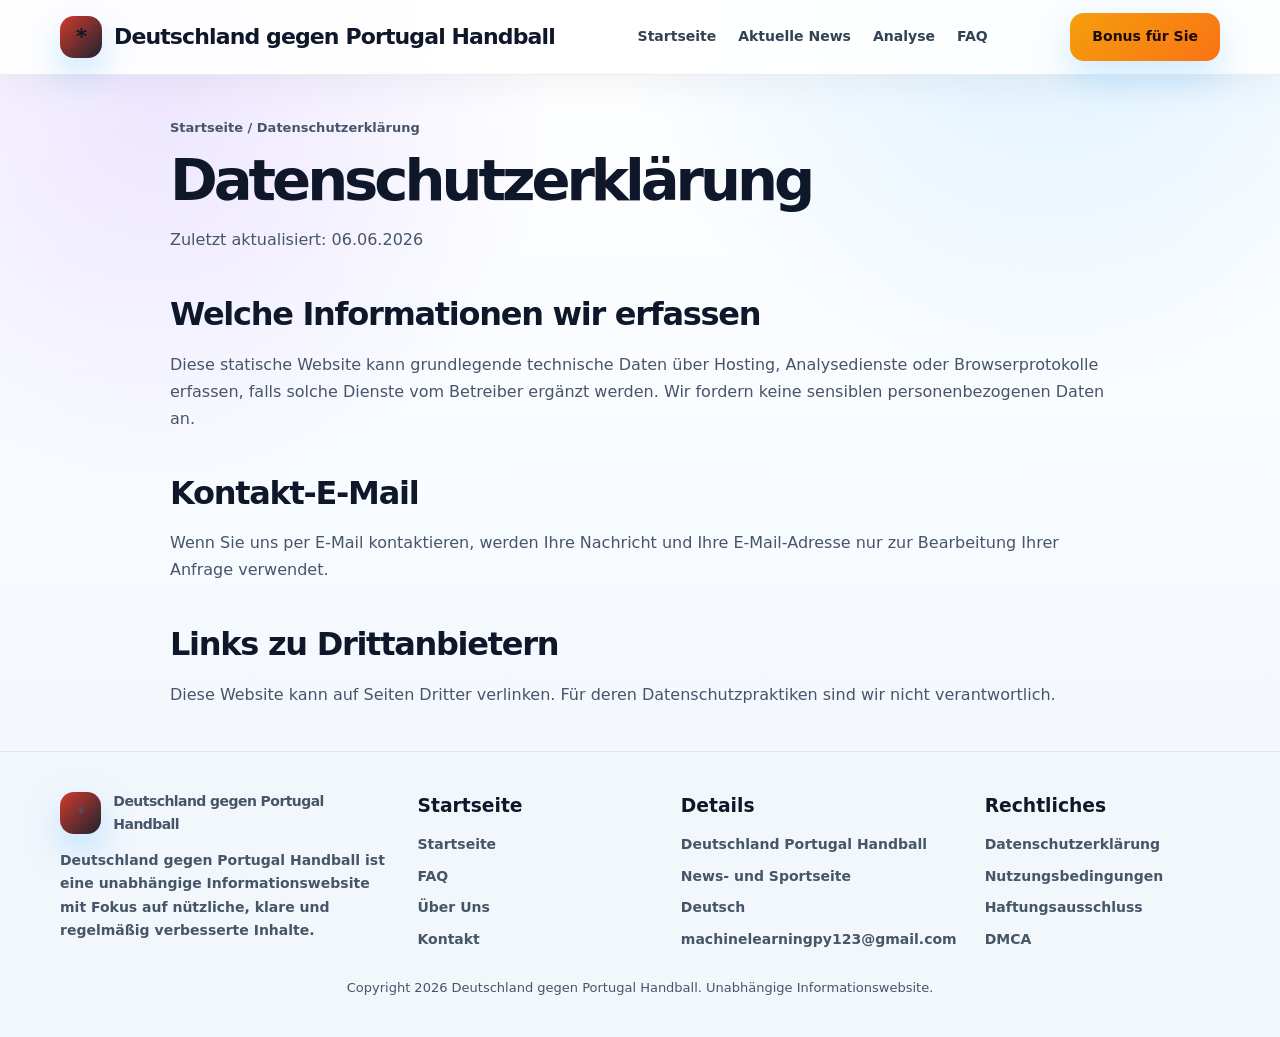
<file: pages/privacy-policy.html>
<!DOCTYPE html><html lang="de" dir="ltr"><head><meta charset="UTF-8" /><meta name="viewport" content="width=device-width, initial-scale=1.0" />
  <meta name="google-site-verification" content="zPeMqoo2h3M_oqIertTkiu1rAj5quQBwW_J42bXbuFM" /><title>Datenschutzerklärung | Deutschland gegen Portugal Handball</title><meta name="description" content="Lesen Sie die Datenschutzerklärung von Deutschland gegen Portugal Handball." /><meta name="robots" content="index, follow, max-image-preview:large" /><link rel="canonical" href="https://machinelearningpy123.github.io/deutschland-portugal-handball/pages/privacy-policy.html" /><meta property="og:title" content="Datenschutzerklärung | Deutschland gegen Portugal Handball" /><meta property="og:description" content="Lesen Sie die Datenschutzerklärung von Deutschland gegen Portugal Handball." /><meta property="og:type" content="website" /><meta property="og:url" content="https://machinelearningpy123.github.io/deutschland-portugal-handball/pages/privacy-policy.html" /><meta property="og:image" content="https://machinelearningpy123.github.io/deutschland-portugal-handball/assets/cover.svg" /><meta name="twitter:card" content="summary_large_image" /><meta name="twitter:image" content="https://machinelearningpy123.github.io/deutschland-portugal-handball/assets/cover.svg" /><link rel="stylesheet" href="../assets/style.css" /></head><body><header class="header"><div class="container nav"><a class="brand" href="../index.html"><span class="logo">*</span><span>Deutschland gegen Portugal Handball</span></a><nav class="links" id="siteLinks"><a href="../index.html">Startseite</a><a href="../pages/latest-news.html">Aktuelle News</a><a href="../pages/analysis.html">Analyse</a><a href="../pages/faq.html">FAQ</a></nav><a class="btn bonus" href="https://www.effectivecpmnetwork.com/j9f627innq?key=be46e17df9e34aa3b5b8e77e88a34740" target="_blank" rel="noopener noreferrer">Bonus für Sie</a><button type="button" class="mobile" aria-label="Menü umschalten" aria-expanded="false" aria-controls="siteLinks">Menü</button></div></header><main class="section"><div class="container article"><div class="breadcrumb"><a href="../index.html">Startseite</a> / Datenschutzerklärung</div><h1>Datenschutzerklärung</h1><p>Zuletzt aktualisiert: 06.06.2026</p><h2>Welche Informationen wir erfassen</h2><p>Diese statische Website kann grundlegende technische Daten über Hosting, Analysedienste oder Browserprotokolle erfassen, falls solche Dienste vom Betreiber ergänzt werden. Wir fordern keine sensiblen personenbezogenen Daten an.</p><h2>Kontakt-E-Mail</h2><p>Wenn Sie uns per E-Mail kontaktieren, werden Ihre Nachricht und Ihre E-Mail-Adresse nur zur Bearbeitung Ihrer Anfrage verwendet.</p><h2>Links zu Drittanbietern</h2><p>Diese Website kann auf Seiten Dritter verlinken. Für deren Datenschutzpraktiken sind wir nicht verantwortlich.</p></div></main><footer class="footer"><div class="container footer-grid"><div><a class="brand" href="../index.html"><span class="logo">*</span><span>Deutschland gegen Portugal Handball</span></a><p style="margin-top:12px">Deutschland gegen Portugal Handball ist eine unabhängige Informationswebsite mit Fokus auf nützliche, klare und regelmäßig verbesserte Inhalte.</p></div><div><h3>Startseite</h3><ul><li><a href="../index.html">Startseite</a></li><li><a href="../pages/faq.html">FAQ</a></li><li><a href="../pages/about-us.html">Über Uns</a></li><li><a href="../pages/contact-us.html">Kontakt</a></li></ul></div><div><h3>Details</h3><ul><li>Deutschland Portugal Handball</li><li>News- und Sportseite</li><li>Deutsch</li><li><a href="mailto:machinelearningpy123@gmail.com">machinelearningpy123@gmail.com</a></li></ul></div><div><h3>Rechtliches</h3><ul><li><a href="../pages/privacy-policy.html">Datenschutzerklärung</a></li><li><a href="../pages/terms-and-conditions.html">Nutzungsbedingungen</a></li><li><a href="../pages/disclaimer.html">Haftungsausschluss</a></li><li><a href="../pages/dmca.html">DMCA</a></li></ul></div></div><div class="container copy">Copyright 2026 Deutschland gegen Portugal Handball. Unabhängige Informationswebsite.</div></footer><script type="application/ld+json">
{
  "@context": "https://schema.org",
  "@type": "WebSite",
  "@id": "https://machinelearningpy123.github.io/deutschland-portugal-handball/#website",
  "name": "Deutschland gegen Portugal Handball",
  "url": "https://machinelearningpy123.github.io/deutschland-portugal-handball/",
  "description": "Deutschland gegen Portugal Handball bündelt aktuelle Infos, Einordnung und Folgeseiten rund um Deutschland Portugal Handball.",
  "inLanguage": "de",
  "publisher": {
    "@id": "https://machinelearningpy123.github.io/deutschland-portugal-handball/#organization"
  }
}
</script>
<script type="application/ld+json">
{
  "@context": "https://schema.org",
  "@type": "Organization",
  "@id": "https://machinelearningpy123.github.io/deutschland-portugal-handball/#organization",
  "name": "Deutschland gegen Portugal Handball",
  "url": "https://machinelearningpy123.github.io/deutschland-portugal-handball/",
  "email": "machinelearningpy123@gmail.com",
  "contactPoint": [
    {
      "@type": "ContactPoint",
      "email": "machinelearningpy123@gmail.com",
      "contactType": "editorial"
    }
  ],
  "publishingPrinciples": "https://machinelearningpy123.github.io/deutschland-portugal-handball/pages/editorial-policy.html"
}
</script>
<script type="application/ld+json">
{
  "@context": "https://schema.org",
  "@type": "BreadcrumbList",
  "itemListElement": [
    {
      "@type": "ListItem",
      "position": 1,
      "name": "Startseite",
      "item": "https://machinelearningpy123.github.io/deutschland-portugal-handball/"
    },
    {
      "@type": "ListItem",
      "position": 2,
      "name": "Datenschutzerklärung",
      "item": "https://machinelearningpy123.github.io/deutschland-portugal-handball/pages/privacy-policy.html"
    }
  ]
}
</script>
<script type="application/ld+json">
{
  "@context": "https://schema.org",
  "@type": "WebPage",
  "@id": "https://machinelearningpy123.github.io/deutschland-portugal-handball/pages/privacy-policy.html#webpage",
  "url": "https://machinelearningpy123.github.io/deutschland-portugal-handball/pages/privacy-policy.html",
  "name": "Datenschutzerklärung",
  "description": "Lesen Sie die Datenschutzerklärung von Deutschland gegen Portugal Handball.",
  "isPartOf": {
    "@id": "https://machinelearningpy123.github.io/deutschland-portugal-handball/#website"
  },
  "inLanguage": "de",
  "about": {
    "@type": "Thing",
    "name": "Deutschland Portugal Handball"
  }
}
</script><script src="../assets/script.js"></script></body></html>
</file>
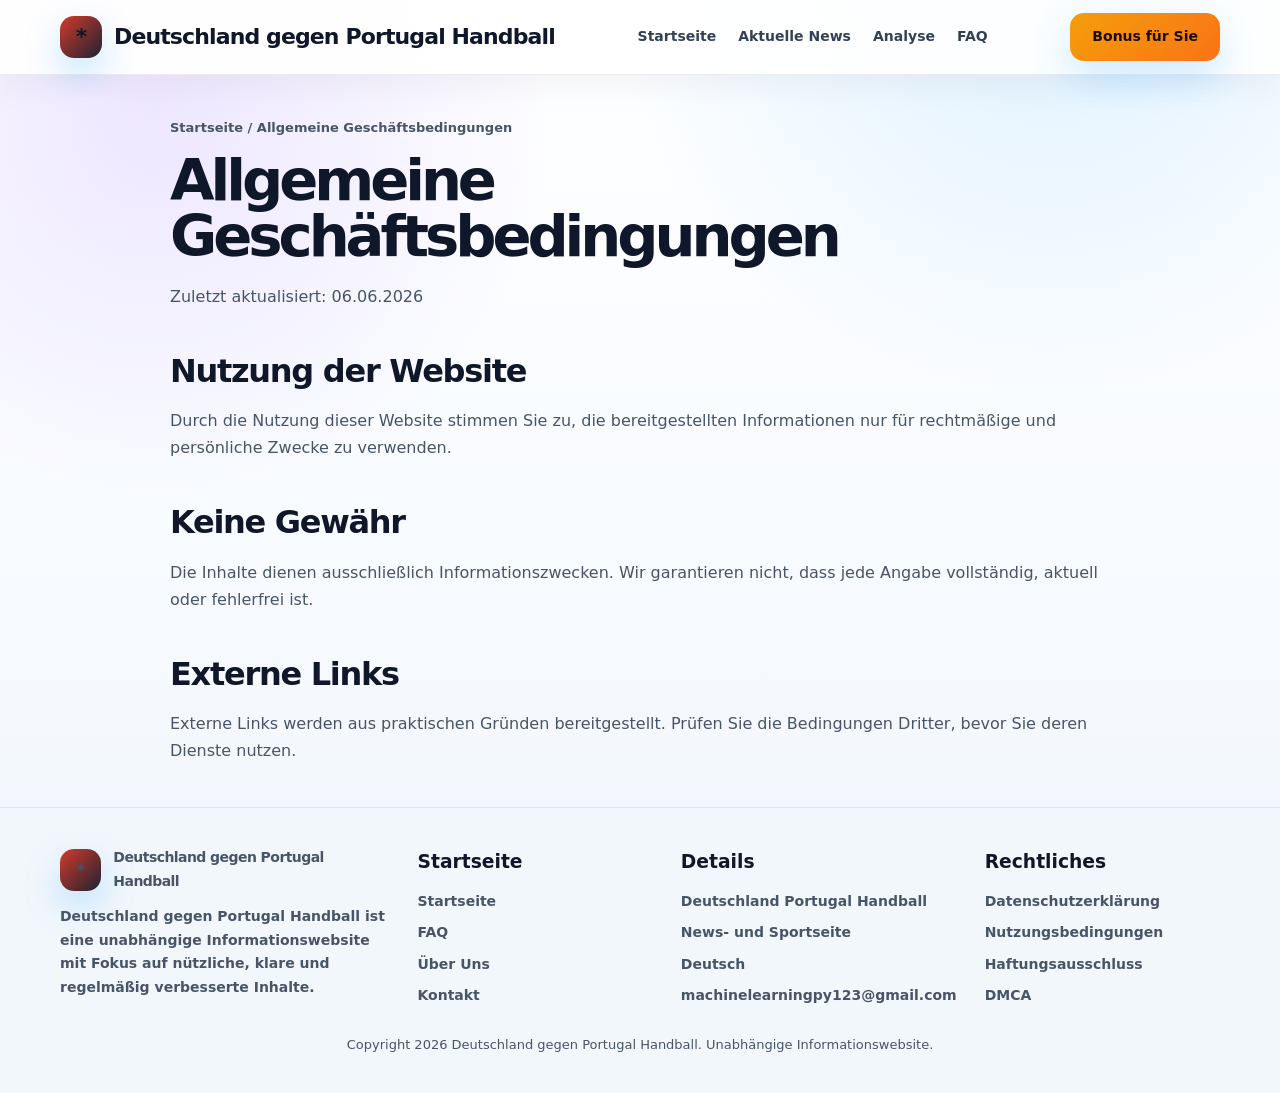
<file: pages/terms-and-conditions.html>
<!DOCTYPE html><html lang="de" dir="ltr"><head><meta charset="UTF-8" /><meta name="viewport" content="width=device-width, initial-scale=1.0" />
  <meta name="google-site-verification" content="zPeMqoo2h3M_oqIertTkiu1rAj5quQBwW_J42bXbuFM" /><title>Allgemeine Geschäftsbedingungen | Deutschland gegen Portugal Handball</title><meta name="description" content="Lesen Sie die Allgemeinen Geschäftsbedingungen von Deutschland gegen Portugal Handball." /><meta name="robots" content="index, follow, max-image-preview:large" /><link rel="canonical" href="https://machinelearningpy123.github.io/deutschland-portugal-handball/pages/terms-and-conditions.html" /><meta property="og:title" content="Allgemeine Geschäftsbedingungen | Deutschland gegen Portugal Handball" /><meta property="og:description" content="Lesen Sie die Allgemeinen Geschäftsbedingungen von Deutschland gegen Portugal Handball." /><meta property="og:type" content="website" /><meta property="og:url" content="https://machinelearningpy123.github.io/deutschland-portugal-handball/pages/terms-and-conditions.html" /><meta property="og:image" content="https://machinelearningpy123.github.io/deutschland-portugal-handball/assets/cover.svg" /><meta name="twitter:card" content="summary_large_image" /><meta name="twitter:image" content="https://machinelearningpy123.github.io/deutschland-portugal-handball/assets/cover.svg" /><link rel="stylesheet" href="../assets/style.css" /></head><body><header class="header"><div class="container nav"><a class="brand" href="../index.html"><span class="logo">*</span><span>Deutschland gegen Portugal Handball</span></a><nav class="links" id="siteLinks"><a href="../index.html">Startseite</a><a href="../pages/latest-news.html">Aktuelle News</a><a href="../pages/analysis.html">Analyse</a><a href="../pages/faq.html">FAQ</a></nav><a class="btn bonus" href="https://www.effectivecpmnetwork.com/j9f627innq?key=be46e17df9e34aa3b5b8e77e88a34740" target="_blank" rel="noopener noreferrer">Bonus für Sie</a><button type="button" class="mobile" aria-label="Menü umschalten" aria-expanded="false" aria-controls="siteLinks">Menü</button></div></header><main class="section"><div class="container article"><div class="breadcrumb"><a href="../index.html">Startseite</a> / Allgemeine Geschäftsbedingungen</div><h1>Allgemeine Geschäftsbedingungen</h1><p>Zuletzt aktualisiert: 06.06.2026</p><h2>Nutzung der Website</h2><p>Durch die Nutzung dieser Website stimmen Sie zu, die bereitgestellten Informationen nur für rechtmäßige und persönliche Zwecke zu verwenden.</p><h2>Keine Gewähr</h2><p>Die Inhalte dienen ausschließlich Informationszwecken. Wir garantieren nicht, dass jede Angabe vollständig, aktuell oder fehlerfrei ist.</p><h2>Externe Links</h2><p>Externe Links werden aus praktischen Gründen bereitgestellt. Prüfen Sie die Bedingungen Dritter, bevor Sie deren Dienste nutzen.</p></div></main><footer class="footer"><div class="container footer-grid"><div><a class="brand" href="../index.html"><span class="logo">*</span><span>Deutschland gegen Portugal Handball</span></a><p style="margin-top:12px">Deutschland gegen Portugal Handball ist eine unabhängige Informationswebsite mit Fokus auf nützliche, klare und regelmäßig verbesserte Inhalte.</p></div><div><h3>Startseite</h3><ul><li><a href="../index.html">Startseite</a></li><li><a href="../pages/faq.html">FAQ</a></li><li><a href="../pages/about-us.html">Über Uns</a></li><li><a href="../pages/contact-us.html">Kontakt</a></li></ul></div><div><h3>Details</h3><ul><li>Deutschland Portugal Handball</li><li>News- und Sportseite</li><li>Deutsch</li><li><a href="mailto:machinelearningpy123@gmail.com">machinelearningpy123@gmail.com</a></li></ul></div><div><h3>Rechtliches</h3><ul><li><a href="../pages/privacy-policy.html">Datenschutzerklärung</a></li><li><a href="../pages/terms-and-conditions.html">Nutzungsbedingungen</a></li><li><a href="../pages/disclaimer.html">Haftungsausschluss</a></li><li><a href="../pages/dmca.html">DMCA</a></li></ul></div></div><div class="container copy">Copyright 2026 Deutschland gegen Portugal Handball. Unabhängige Informationswebsite.</div></footer><script type="application/ld+json">
{
  "@context": "https://schema.org",
  "@type": "WebSite",
  "@id": "https://machinelearningpy123.github.io/deutschland-portugal-handball/#website",
  "name": "Deutschland gegen Portugal Handball",
  "url": "https://machinelearningpy123.github.io/deutschland-portugal-handball/",
  "description": "Deutschland gegen Portugal Handball bündelt aktuelle Infos, Einordnung und Folgeseiten rund um Deutschland Portugal Handball.",
  "inLanguage": "de",
  "publisher": {
    "@id": "https://machinelearningpy123.github.io/deutschland-portugal-handball/#organization"
  }
}
</script>
<script type="application/ld+json">
{
  "@context": "https://schema.org",
  "@type": "Organization",
  "@id": "https://machinelearningpy123.github.io/deutschland-portugal-handball/#organization",
  "name": "Deutschland gegen Portugal Handball",
  "url": "https://machinelearningpy123.github.io/deutschland-portugal-handball/",
  "email": "machinelearningpy123@gmail.com",
  "contactPoint": [
    {
      "@type": "ContactPoint",
      "email": "machinelearningpy123@gmail.com",
      "contactType": "editorial"
    }
  ],
  "publishingPrinciples": "https://machinelearningpy123.github.io/deutschland-portugal-handball/pages/editorial-policy.html"
}
</script>
<script type="application/ld+json">
{
  "@context": "https://schema.org",
  "@type": "BreadcrumbList",
  "itemListElement": [
    {
      "@type": "ListItem",
      "position": 1,
      "name": "Startseite",
      "item": "https://machinelearningpy123.github.io/deutschland-portugal-handball/"
    },
    {
      "@type": "ListItem",
      "position": 2,
      "name": "Allgemeine Geschäftsbedingungen",
      "item": "https://machinelearningpy123.github.io/deutschland-portugal-handball/pages/terms-and-conditions.html"
    }
  ]
}
</script>
<script type="application/ld+json">
{
  "@context": "https://schema.org",
  "@type": "WebPage",
  "@id": "https://machinelearningpy123.github.io/deutschland-portugal-handball/pages/terms-and-conditions.html#webpage",
  "url": "https://machinelearningpy123.github.io/deutschland-portugal-handball/pages/terms-and-conditions.html",
  "name": "Allgemeine Geschäftsbedingungen",
  "description": "Lesen Sie die Allgemeinen Geschäftsbedingungen von Deutschland gegen Portugal Handball.",
  "isPartOf": {
    "@id": "https://machinelearningpy123.github.io/deutschland-portugal-handball/#website"
  },
  "inLanguage": "de",
  "about": {
    "@type": "Thing",
    "name": "Deutschland Portugal Handball"
  }
}
</script><script src="../assets/script.js"></script></body></html>
</file>
<file: assets/style.css>
:root{--bg:#07101f;--card:#111f3a;--text:#f7fbff;--muted:#a9b8cf;--line:rgba(255,255,255,.1);--primary:#d33a2c;--secondary:#1c2331;--green:#4ade80;--orange:#f59e0b;--shadow:0 24px 70px rgba(0,0,0,.32);--radius:24px;--container:1160px}
*{box-sizing:border-box;margin:0;padding:0}html{scroll-behavior:smooth}
body{font-family:Inter,ui-sans-serif,system-ui,-apple-system,BlinkMacSystemFont,"Segoe UI",Arial,sans-serif;color:var(--text);background:radial-gradient(circle at 80% -5%,rgba(45,168,255,.25),transparent 30rem),radial-gradient(circle at 10% 12%,rgba(124,60,255,.22),transparent 28rem),linear-gradient(180deg,#050b18 0%,#081326 48%,#050b18 100%);line-height:1.68;overflow-x:hidden;direction:ltr}
a{color:inherit;text-decoration:none}.container{width:min(var(--container),calc(100% - 36px));margin:auto}
.header{position:sticky;top:0;z-index:50;background:rgba(5,11,24,.78);backdrop-filter:blur(18px);border-bottom:1px solid var(--line)}
.nav{position:relative;height:74px;display:flex;align-items:center;justify-content:space-between;gap:22px}.brand{display:flex;align-items:center;gap:12px;font-weight:900;font-size:22px;letter-spacing:-.04em}
.logo{width:42px;height:42px;border-radius:14px;display:grid;place-items:center;background:linear-gradient(135deg,var(--primary),var(--secondary));box-shadow:0 15px 35px rgba(45,168,255,.28);font-weight:900}
.links{display:flex;gap:22px;font-size:14px;font-weight:800;color:#d7e4f7;align-items:center}.links a:hover,.links .active{color:#fff}
.btn{display:inline-flex;align-items:center;justify-content:center;gap:10px;min-height:48px;padding:0 22px;border-radius:14px;border:0;font-size:14px;font-weight:900;color:#fff;background:linear-gradient(135deg,var(--primary),var(--secondary));box-shadow:0 16px 40px rgba(45,168,255,.24);transition:.2s ease;white-space:nowrap;cursor:pointer}.btn:hover{transform:translateY(-2px)}.btn.secondary{background:rgba(255,255,255,.06);border:1px solid var(--line);box-shadow:none}.btn.safe{background:linear-gradient(135deg,#16a34a,#22c55e);color:#04130a}.btn.bonus{background:linear-gradient(135deg,#f59e0b,#f97316);color:#1d0b00}
.mobile{display:none;width:44px;height:44px;border:1px solid var(--line);border-radius:13px;background:rgba(255,255,255,.06);color:#fff;font-size:22px}
.hero{padding:64px 0 38px}.hero-grid{display:grid;grid-template-columns:1.05fr .95fr;align-items:center;gap:48px}.kicker{display:inline-flex;align-items:center;gap:8px;background:rgba(45,168,255,.13);border:1px solid rgba(45,168,255,.27);color:#d9f4ff;border-radius:999px;padding:7px 13px;font-size:13px;font-weight:900;margin-bottom:18px}
h1{font-size:clamp(40px,5.3vw,72px);line-height:.98;letter-spacing:-.07em;margin-bottom:18px}.hero p{font-size:18px;color:#c8d6e9;max-width:680px;margin-bottom:22px}.notice,.hero-note{background:rgba(251,146,60,.1);border:1px solid rgba(251,146,60,.24);color:#fed7aa;border-radius:16px;padding:14px 16px;margin:18px 0;font-size:14px;font-weight:750}.hero-actions{display:flex;gap:12px;flex-wrap:wrap;margin:24px 0 18px}
.quick-info{display:grid;grid-template-columns:repeat(4,1fr);gap:12px;margin-top:24px;max-width:760px}.info-card{background:rgba(255,255,255,.055);border:1px solid var(--line);border-radius:16px;padding:14px}.info-card small{display:block;color:var(--muted);font-size:12px;font-weight:900;text-transform:uppercase;letter-spacing:.04em}.info-card strong{display:block;margin-top:3px;font-size:16px}
.visual{position:relative;min-height:480px;display:flex;align-items:center;justify-content:center}.visual:before{content:"";position:absolute;width:410px;height:410px;border-radius:50%;background:radial-gradient(circle,rgba(45,168,255,.28),transparent 55%),radial-gradient(circle at 70% 40%,rgba(124,60,255,.4),transparent 42%);filter:blur(18px)}.mockup{position:relative;z-index:2;width:315px;min-height:430px;border-radius:34px;border:1px solid var(--line);background:linear-gradient(180deg,rgba(17,31,58,.95),rgba(6,16,36,.94));box-shadow:var(--shadow);padding:24px}.mockup-ring{width:170px;height:170px;border-radius:50%;margin:18px auto;background:conic-gradient(var(--primary) 0 72%,rgba(255,255,255,.08) 72% 100%);display:grid;place-items:center;box-shadow:0 0 55px rgba(45,168,255,.22)}.mockup-ring span{width:128px;height:128px;border-radius:50%;background:#09162b;display:grid;place-items:center;text-align:center;font-weight:900;font-size:22px;padding:10px}.mock-row{display:flex;align-items:center;gap:10px;background:rgba(255,255,255,.06);border:1px solid var(--line);padding:12px;border-radius:15px;margin-top:10px}.mock-ico{width:36px;height:36px;border-radius:12px;display:grid;place-items:center;background:linear-gradient(135deg,var(--primary),var(--secondary));font-weight:900}.float{position:absolute;z-index:3;background:rgba(17,31,58,.88);border:1px solid var(--line);backdrop-filter:blur(16px);border-radius:18px;padding:14px 16px;box-shadow:var(--shadow)}.float.one{left:10px;top:90px}.float.two{right:15px;bottom:110px}.float strong{display:block;font-size:22px}.float span{color:var(--muted);font-size:12px;font-weight:900}
.section{padding:42px 0}.section-head{text-align:center;max-width:850px;margin:0 auto 25px}.section-head h2{font-size:clamp(30px,3.2vw,46px);letter-spacing:-.055em;line-height:1.05;margin-bottom:10px}.section-head p,.muted{color:#b6c5d8}.grid-3{display:grid;grid-template-columns:repeat(3,1fr);gap:18px}.grid-2{display:grid;grid-template-columns:repeat(2,1fr);gap:22px}.card{background:linear-gradient(180deg,rgba(17,31,58,.92),rgba(10,21,42,.88));border:1px solid var(--line);border-radius:var(--radius);padding:24px;box-shadow:0 18px 45px rgba(0,0,0,.22)}.card h2{font-size:32px;letter-spacing:-.045em;margin-bottom:12px}.card h3{font-size:22px;letter-spacing:-.035em;margin-bottom:10px}.card p,.card li{color:var(--muted);font-size:15px}.card ul,.card ol{padding-left:22px;margin-top:10px}.icon{width:56px;height:56px;border-radius:18px;display:grid;place-items:center;background:linear-gradient(135deg,var(--primary),var(--secondary));margin-bottom:14px;font-size:25px}.warning{border-color:rgba(251,146,60,.32);background:linear-gradient(180deg,rgba(69,40,15,.55),rgba(22,24,35,.85))}.success{border-color:rgba(74,222,128,.28);background:linear-gradient(180deg,rgba(17,55,38,.55),rgba(10,21,42,.86))}
.table-wrap{overflow:auto;border-radius:20px;border:1px solid var(--line);margin:14px 0}table{width:100%;border-collapse:collapse;background:rgba(255,255,255,.035)}td,th{padding:14px 16px;text-align:left;border-bottom:1px solid var(--line);font-size:15px}th{background:rgba(255,255,255,.05)}td:first-child{font-weight:900;color:#dbeafe}td:last-child{color:var(--muted)}.cta{display:grid;grid-template-columns:1fr auto;gap:20px;align-items:center;background:linear-gradient(135deg,rgba(45,168,255,.16),rgba(124,60,255,.2));border:1px solid rgba(255,255,255,.13);border-radius:28px;padding:30px;box-shadow:var(--shadow)}.cta h2{font-size:34px;line-height:1.05;letter-spacing:-.05em;margin-bottom:8px}.cta p{color:#c9d6e7}.article{max-width:940px;margin:auto}.article h1{font-size:clamp(36px,4.5vw,60px)}.article h2{font-size:32px;letter-spacing:-.04em;margin:34px 0 10px}.article h3{font-size:23px;margin:24px 0 8px}.article p,.article li{color:#bdc9d9}.article ul,.article ol{padding-left:23px;margin:12px 0}.breadcrumb{color:var(--muted);font-size:13px;font-weight:800;margin-bottom:14px}.faq{display:grid;gap:12px}.faq-item{background:rgba(255,255,255,.045);border:1px solid var(--line);border-radius:18px;overflow:hidden}.faq-q{padding:17px 19px;display:flex;justify-content:space-between;gap:18px;font-weight:900;cursor:pointer}.faq-a{max-height:0;overflow:hidden;transition:.25s ease}.faq-a p{padding:0 19px 17px;color:var(--muted)}.faq-item.active .faq-a{max-height:220px}.contact-form input,.contact-form textarea,.tool-box textarea{width:100%;padding:14px 15px;border-radius:14px;border:1px solid var(--line);background:rgba(255,255,255,.06);color:var(--text);margin-bottom:12px}.contact-form textarea,.tool-box textarea{min-height:130px}.footer{padding:38px 0;border-top:1px solid var(--line);background:rgba(3,8,18,.55)}.footer-grid{display:grid;grid-template-columns:1.4fr repeat(3,1fr);gap:28px}.footer p,.footer a,.footer li{color:var(--muted);font-size:14px;font-weight:700}.footer h3{margin-bottom:12px}.footer ul{list-style:none;display:grid;gap:8px}.copy{text-align:center;color:var(--muted);font-size:13px;margin-top:26px}
@media(max-width:980px){.links{display:none;position:absolute;top:100%;left:0;right:0;flex-direction:column;align-items:flex-start;gap:14px;padding:16px 22px 22px;background:rgba(5,11,24,.96);border-bottom:1px solid var(--line);box-shadow:0 22px 48px rgba(0,0,0,.35);z-index:40}.header.nav-open .links{display:flex}.mobile{display:block;cursor:pointer;flex-shrink:0}.hero-grid,.grid-3,.grid-2,.footer-grid,.cta{grid-template-columns:1fr}.quick-info{grid-template-columns:repeat(2,1fr)}.visual{min-height:410px}.float.one{left:0}.float.two{right:0}}
@media(max-width:620px){.container{width:min(100% - 24px,var(--container))}.nav .btn{display:inline-flex!important;min-height:40px;padding:0 12px;font-size:12px}.quick-info{grid-template-columns:1fr}.float{display:none}.mockup{width:100%;min-height:auto}h1{font-size:38px}.hero{padding-top:38px}}

:root{--bg:#f4f7fb;--card:#ffffff;--text:#0f172a;--muted:#475569;--line:rgba(15,23,42,.10);--shadow:0 22px 60px rgba(15,23,42,.10)}
body{background:radial-gradient(circle at 82% -5%,rgba(45,168,255,.16),transparent 28rem),radial-gradient(circle at 12% 10%,rgba(124,60,255,.12),transparent 25rem),linear-gradient(180deg,#ffffff 0%,#f8fbff 48%,#eef4fb 100%)}
.header{background:rgba(255,255,255,.88);border-bottom:1px solid rgba(15,23,42,.08);box-shadow:0 10px 36px rgba(15,23,42,.05)}
.links{color:#334155}.links a:hover,.links .active{color:#0f172a}
.btn.secondary{background:#fff;color:#0f172a;border:1px solid rgba(15,23,42,.12)}
.mobile{background:#fff;color:#0f172a;border-color:rgba(15,23,42,.12)}
.kicker{background:rgba(45,168,255,.08);border-color:rgba(45,168,255,.18);color:#0f4c81}
.hero p,.section-head p,.muted,.card p,.card li,.article p,.article li,.cta p,.footer p,.footer a,.footer li,.copy,.breadcrumb,td:last-child,.info-card small,.faq-a p{color:#475569}
.notice,.hero-note{background:rgba(245,158,11,.12);border-color:rgba(245,158,11,.22);color:#9a3412}
.info-card{background:rgba(255,255,255,.92);box-shadow:0 18px 36px rgba(15,23,42,.06)}
.visual:before{background:radial-gradient(circle,rgba(45,168,255,.18),transparent 55%),radial-gradient(circle at 70% 40%,rgba(124,60,255,.16),transparent 42%)}
.mockup{border-color:rgba(15,23,42,.10);background:linear-gradient(180deg,#ffffff,#f7fbff);box-shadow:var(--shadow)}
.mockup h3,.mockup b,.float strong,.card h2,.card h3,.article h2,.article h3,.cta h2,td:first-child,.faq-q{color:#0f172a}
.mockup-ring{box-shadow:0 0 40px rgba(45,168,255,.16)}
.mockup-ring span{background:#ffffff;color:#0f172a}
.mock-row,.faq-item,.contact-form input,.contact-form textarea,.tool-box textarea{background:rgba(255,255,255,.96);border-color:rgba(15,23,42,.10)}
.float{background:rgba(255,255,255,.96);border-color:rgba(15,23,42,.10)}
.card{background:linear-gradient(180deg,#ffffff,#f8fbff);border-color:rgba(15,23,42,.10);box-shadow:0 16px 36px rgba(15,23,42,.08)}
.warning{border-color:rgba(245,158,11,.24);background:linear-gradient(180deg,rgba(255,247,237,.96),rgba(255,250,245,.98))}
.success{border-color:rgba(34,197,94,.22);background:linear-gradient(180deg,rgba(240,253,244,.96),rgba(247,254,249,.98))}
table{background:#ffffff}th{background:rgba(148,163,184,.10)}
.cta{background:linear-gradient(135deg,rgba(45,168,255,.10),rgba(124,60,255,.10));border-color:rgba(15,23,42,.10)}
.footer{background:rgba(243,247,252,.96);border-top:1px solid rgba(15,23,42,.08)}
@media(max-width:980px){.links{background:rgba(255,255,255,.98);border-bottom:1px solid rgba(15,23,42,.08);box-shadow:0 22px 48px rgba(15,23,42,.12)}}
</file>
